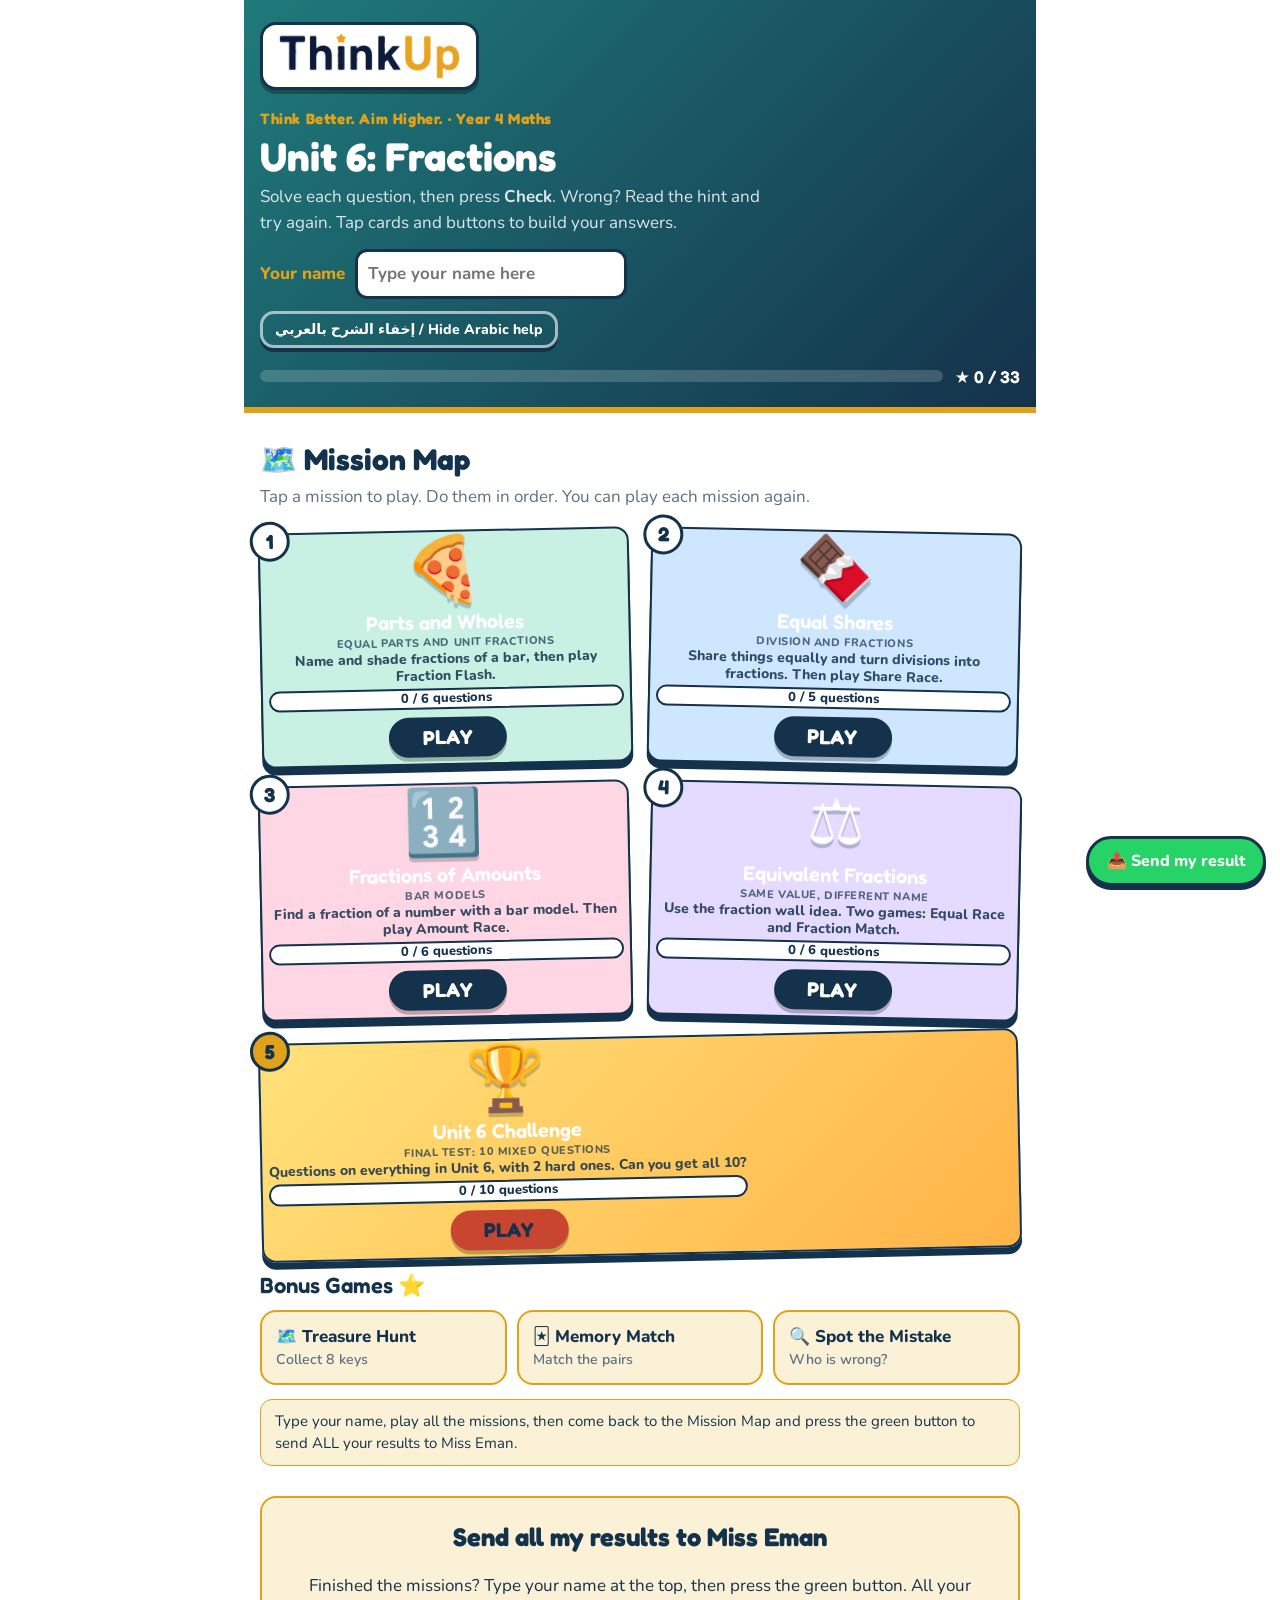
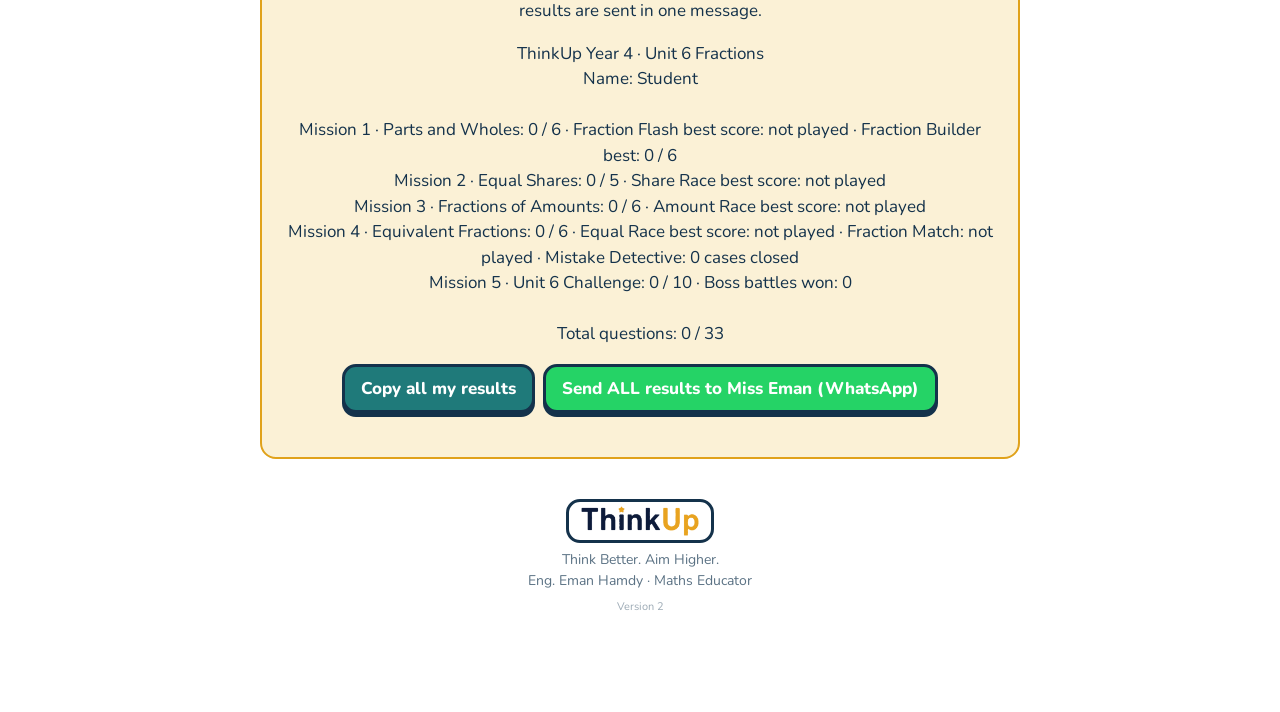
<file: index.html>
<!doctype html>
<html lang="en"><head><meta charset="utf-8"><meta name="viewport" content="width=device-width,initial-scale=1,viewport-fit=cover">
<title>ThinkUp Year 4 Unit 6 Fractions</title>
<link rel="stylesheet" href="https://fonts.googleapis.com/css2?family=Fredoka:wght@500;600;700&family=Nunito:wght@400;600;700;800&family=Noto+Sans+Arabic:wght@500;700&display=swap">
<link rel="stylesheet" href="style.css"><link rel="stylesheet" href="bonus.css"></head><body data-page="map">
<div class="wrap">
<header><div class="in">
  <div class="tulogo"><img alt="ThinkUp" src="logo.png"></div><div class="brand">Think Better. Aim Higher. · Year 4 Maths</div>
  <h1>Unit 6: Fractions</h1>
  <p>Solve each question, then press <b>Check</b>. Wrong? Read the hint and try again. Tap cards and buttons to build your answers.</p>
  <div class="namebox"><label for="nm">Your name</label><input type="text" id="nm" maxlength="30" placeholder="Type your name here" autocomplete="off"></div>
  <div class="artog"><button type="button" id="artog">إخفاء الشرح بالعربي / Hide Arabic help</button></div>
  <div class="prog"><div class="bar"><i id="barfill"></i></div><div class="score" id="score">★ 0 / 0</div></div>
</div></header>
<nav id="nav" aria-label="Sections"></nav>
<section class="bonusnav"><h2>Bonus Games ⭐</h2><div class="row"><a href="treasure.html">🗺️ Treasure Hunt<small>Collect 8 keys</small></a><a href="memory.html">🃏 Memory Match<small>Match the pairs</small></a><a href="mistake.html">🔍 Spot the Mistake<small>Who is wrong?</small></a></div></section>
<div class="note" id="savenote" hidden></div>
<section id="sec-games"><h2>Games <small>play and learn</small></h2><p class="sub">Move the hands yourself, race the clock and match the times.</p><div class="games" id="games"></div></section>
<main id="main"></main>
<div class="win" id="resultcard"><h2>Send all my results to Miss Eman</h2><p>Finished the missions? Type your name at the top, then press the green button. All your results are sent in one message.</p><p id="resulttext" style="white-space:pre-line"></p><button type="button" id="copyres">Copy all my results</button><a class="wa" id="wa" href="#" target="_blank" rel="noopener">Send ALL results to Miss Eman (WhatsApp)</a><div class="fb info" id="copyfb"></div></div>
<div class="tb" id="teacher" hidden><h2>Teacher board</h2><p class="hint">Only you can see this. It lists the children who opened the page signed in and played.</p><div class="tbl"><table id="ttab"><thead><tr><th>Name</th><th>Questions</th><th>Time Race best</th><th>Memory moves</th><th>Drag rounds</th><th>Updated</th></tr></thead><tbody></tbody></table></div></div>
<div class="win" id="win"><h2>Mission complete! ★</h2><p>You finished every question in this mission. Show your teacher this screen.</p></div>
<footer><div class="tfoot"><img alt="ThinkUp" src="logo.png"><div>Think Better. Aim Higher.<br>Eng. Eman Hamdy · Maths Educator</div></div></footer>
</div>

<script src="app.js"></script>
</body></html>
</file>
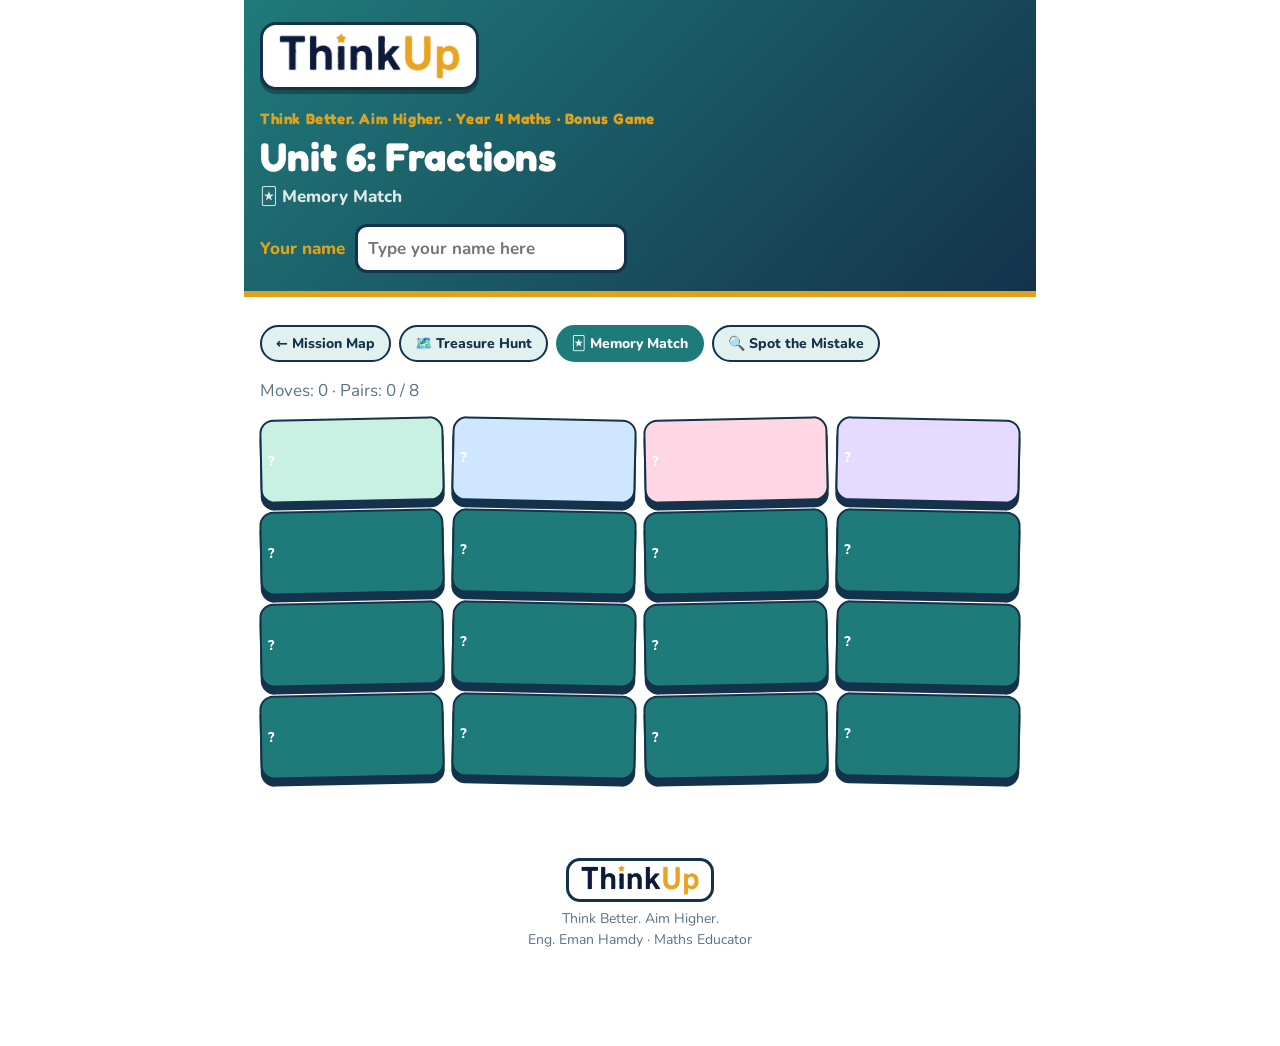
<file: memory.html>
<!doctype html>
<html lang="en"><head><meta charset="utf-8"><meta name="viewport" content="width=device-width,initial-scale=1,viewport-fit=cover">
<title>ThinkUp Year 4 Unit 6 Bonus Game</title>
<link rel="stylesheet" href="https://fonts.googleapis.com/css2?family=Fredoka:wght@500;600;700&family=Nunito:wght@400;600;700;800&family=Noto+Sans+Arabic:wght@500;700&display=swap">
<link rel="stylesheet" href="style.css"><link rel="stylesheet" href="bonus.css"></head><body data-bonus="memory">
<div class="wrap">
<header><div class="in">
  <div class="tulogo"><img alt="ThinkUp" src="logo.png"></div><div class="brand">Think Better. Aim Higher. · Year 4 Maths · Bonus Game</div>
  <h1 id="h1"></h1><p id="gname" style="font-weight:800;margin:4px 0"></p>
  <div class="namebox"><label for="nm">Your name</label><input type="text" id="nm" maxlength="30" placeholder="Type your name here" autocomplete="off"></div>
</div></header>
<div class="bn"><div id="app"></div></div>
<footer><div class="tfoot"><img alt="ThinkUp" src="logo.png"><div>Think Better. Aim Higher.<br>Eng. Eman Hamdy · Maths Educator</div></div></footer>
</div>
<script src="bonus-data.js"></script><script src="bonus.js"></script>
</body></html>
</file>
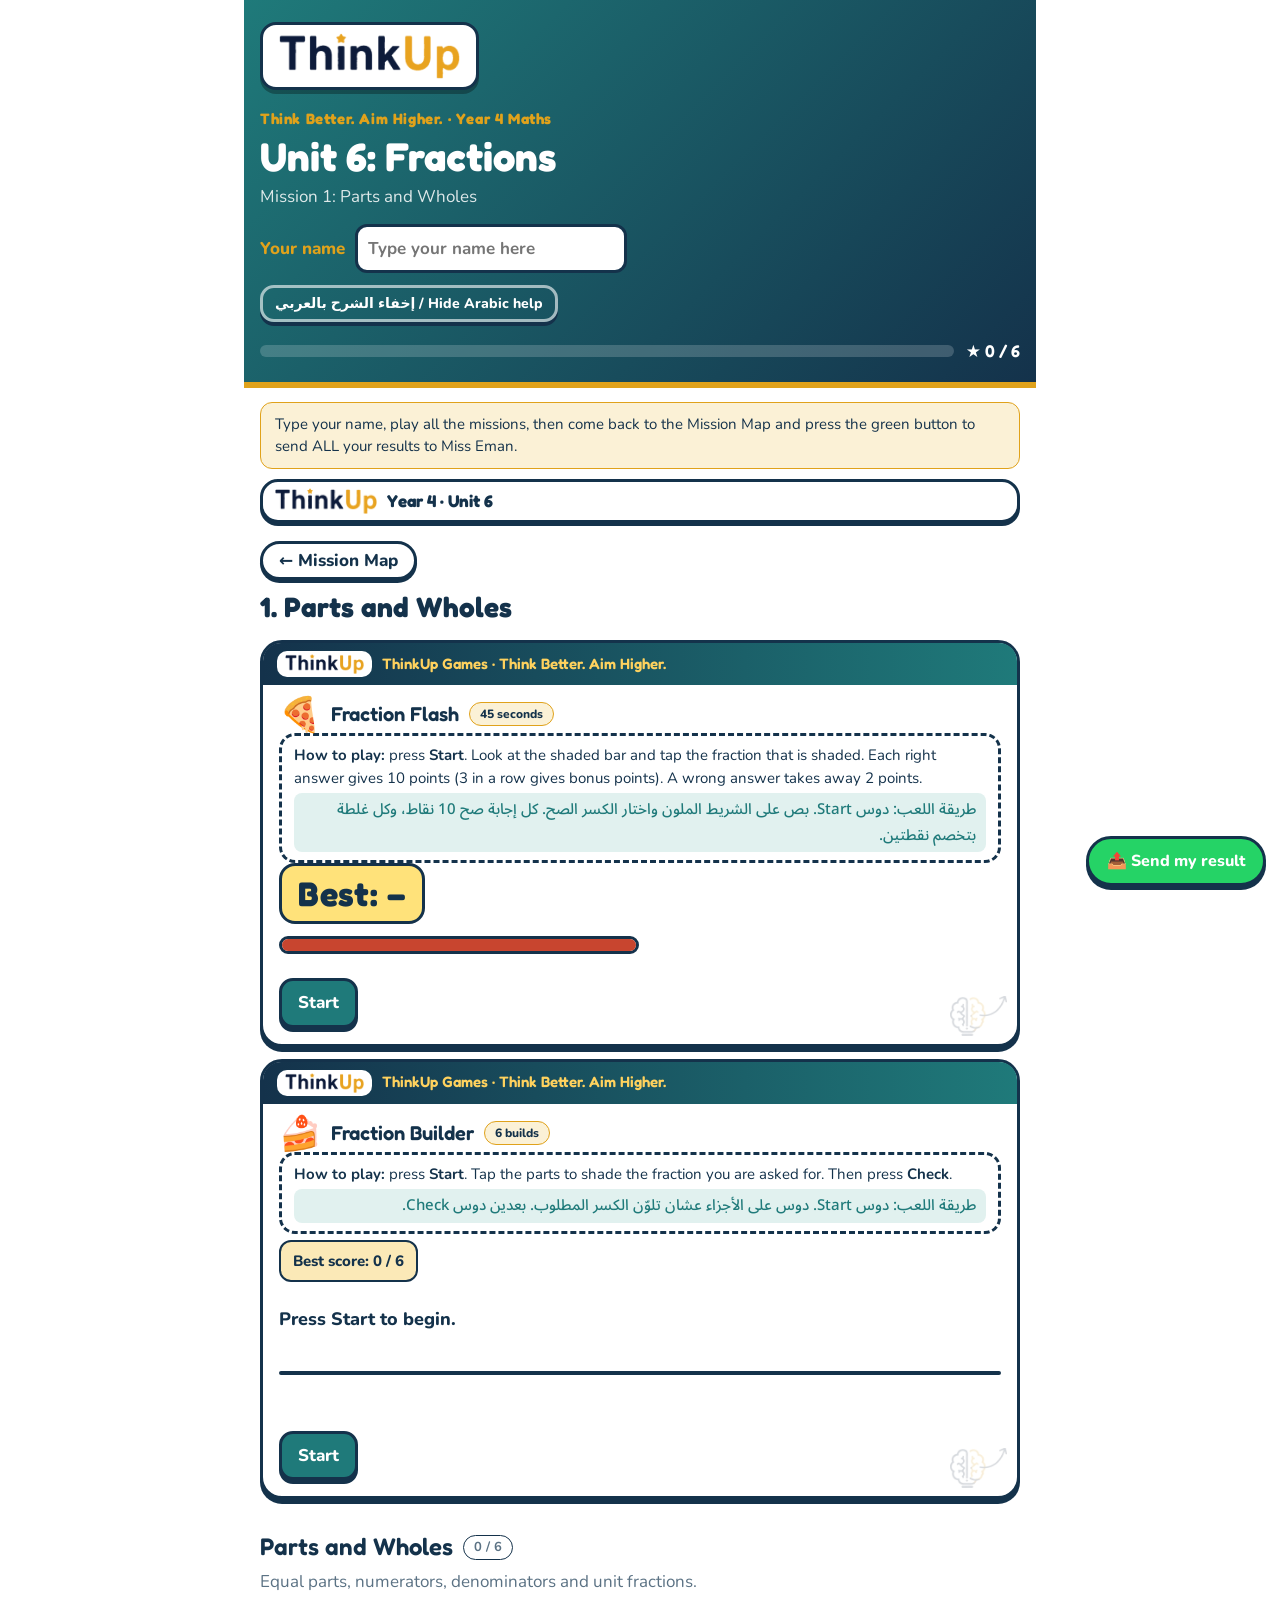
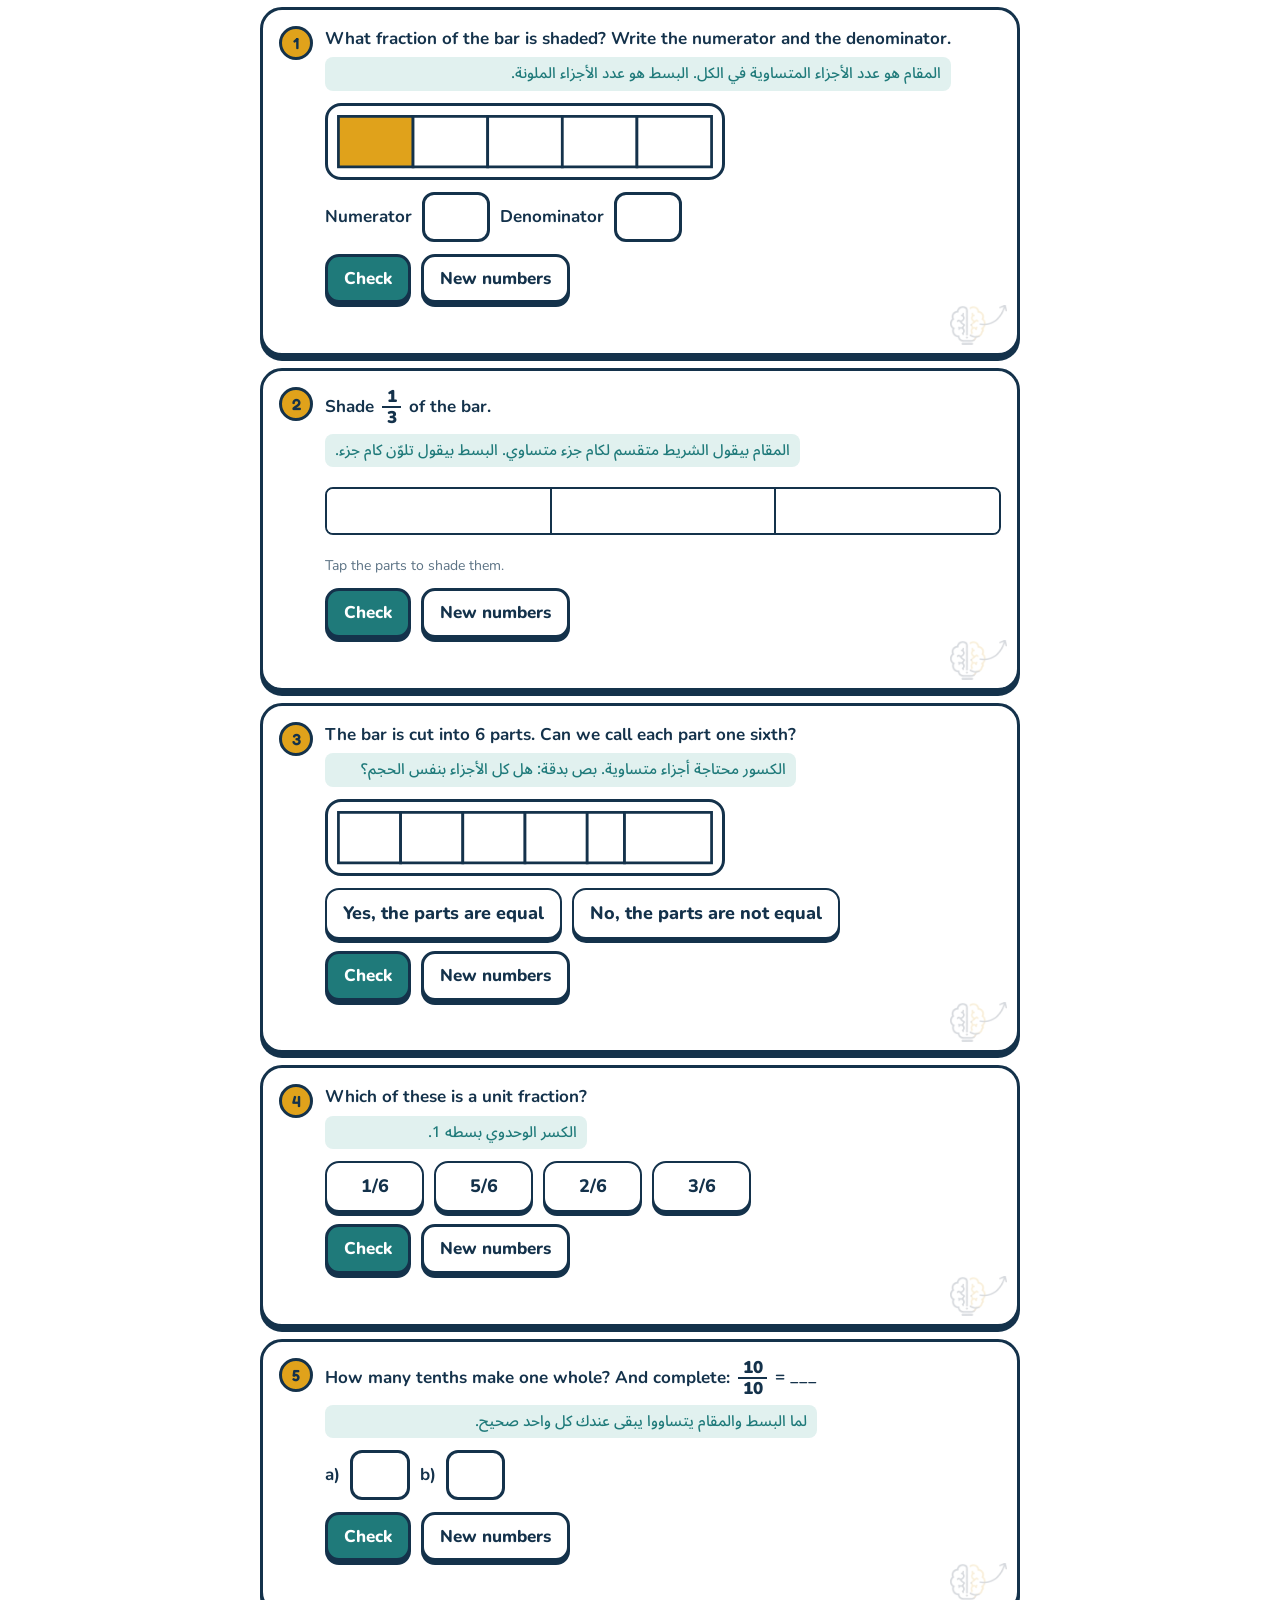
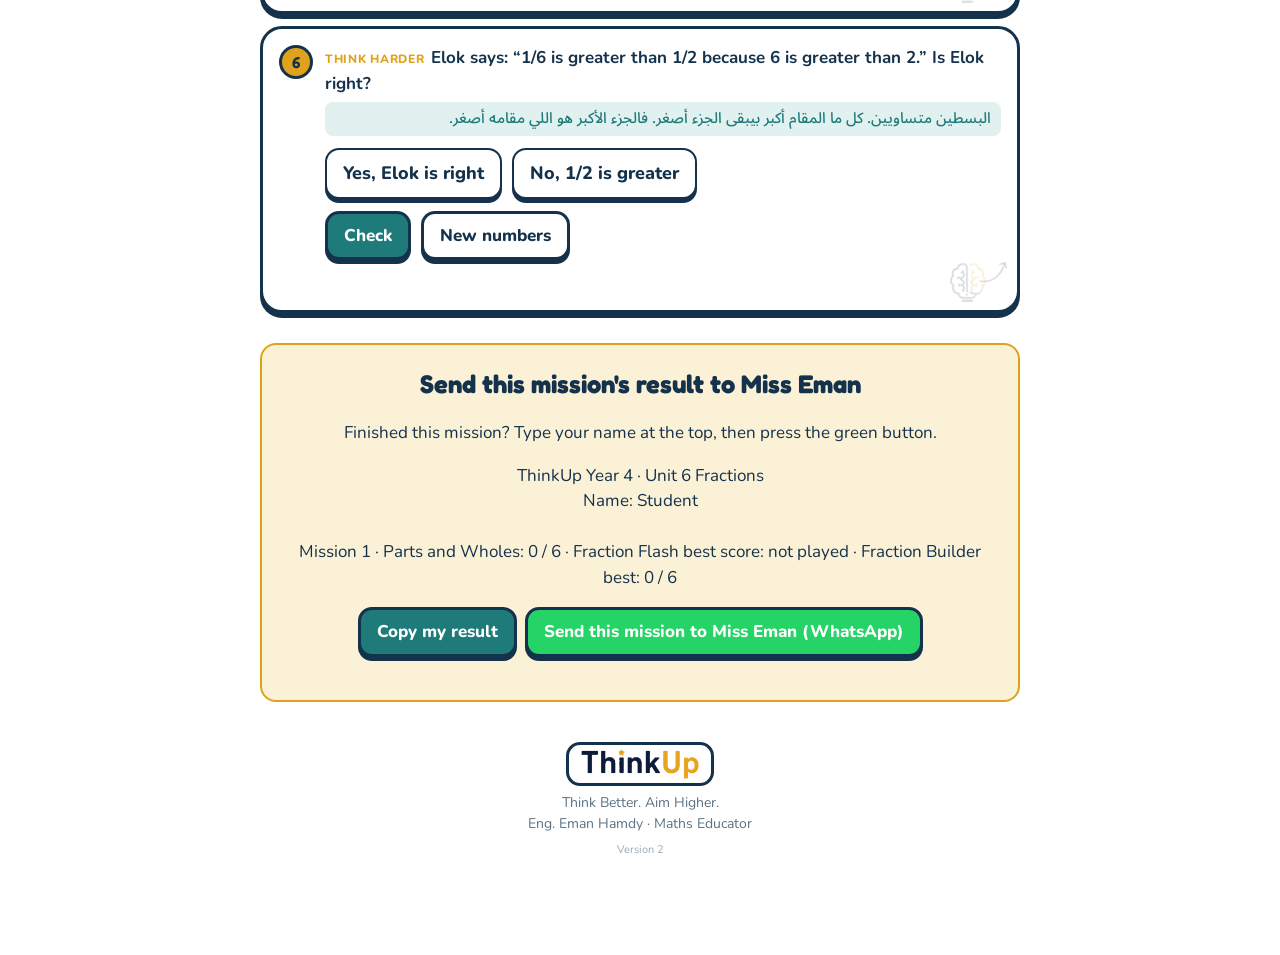
<file: mission-1.html>
<!doctype html>
<html lang="en"><head><meta charset="utf-8"><meta name="viewport" content="width=device-width,initial-scale=1,viewport-fit=cover">
<title>ThinkUp Year 4 Unit 6 Fractions</title>
<link rel="stylesheet" href="https://fonts.googleapis.com/css2?family=Fredoka:wght@500;600;700&family=Nunito:wght@400;600;700;800&family=Noto+Sans+Arabic:wght@500;700&display=swap">
<link rel="stylesheet" href="style.css"></head><body data-page="m1">
<div class="wrap">
<header><div class="in">
  <div class="tulogo"><img alt="ThinkUp" src="logo.png"></div><div class="brand">Think Better. Aim Higher. · Year 4 Maths</div>
  <h1>Unit 6: Fractions</h1>
  <p>Solve each question, then press <b>Check</b>. Wrong? Read the hint and try again. Tap cards and buttons to build your answers.</p>
  <div class="namebox"><label for="nm">Your name</label><input type="text" id="nm" maxlength="30" placeholder="Type your name here" autocomplete="off"></div>
  <div class="artog"><button type="button" id="artog">إخفاء الشرح بالعربي / Hide Arabic help</button></div>
  <div class="prog"><div class="bar"><i id="barfill"></i></div><div class="score" id="score">★ 0 / 0</div></div>
</div></header>
<nav id="nav" aria-label="Sections"></nav>
<div class="note" id="savenote" hidden></div>
<section id="sec-games"><h2>Games <small>play and learn</small></h2><p class="sub">Move the hands yourself, race the clock and match the times.</p><div class="games" id="games"></div></section>
<main id="main"></main>
<div class="win" id="resultcard"><h2>Send all my results to Miss Eman</h2><p>Finished the missions? Type your name at the top, then press the green button. All your results are sent in one message.</p><p id="resulttext" style="white-space:pre-line"></p><button type="button" id="copyres">Copy all my results</button><a class="wa" id="wa" href="#" target="_blank" rel="noopener">Send ALL results to Miss Eman (WhatsApp)</a><div class="fb info" id="copyfb"></div></div>
<div class="tb" id="teacher" hidden><h2>Teacher board</h2><p class="hint">Only you can see this. It lists the children who opened the page signed in and played.</p><div class="tbl"><table id="ttab"><thead><tr><th>Name</th><th>Questions</th><th>Time Race best</th><th>Memory moves</th><th>Drag rounds</th><th>Updated</th></tr></thead><tbody></tbody></table></div></div>
<div class="win" id="win"><h2>Mission complete! ★</h2><p>You finished every question in this mission. Show your teacher this screen.</p></div>
<footer><div class="tfoot"><img alt="ThinkUp" src="logo.png"><div>Think Better. Aim Higher.<br>Eng. Eman Hamdy · Maths Educator</div></div></footer>
</div>

<script src="app.js"></script>
</body></html>
</file>
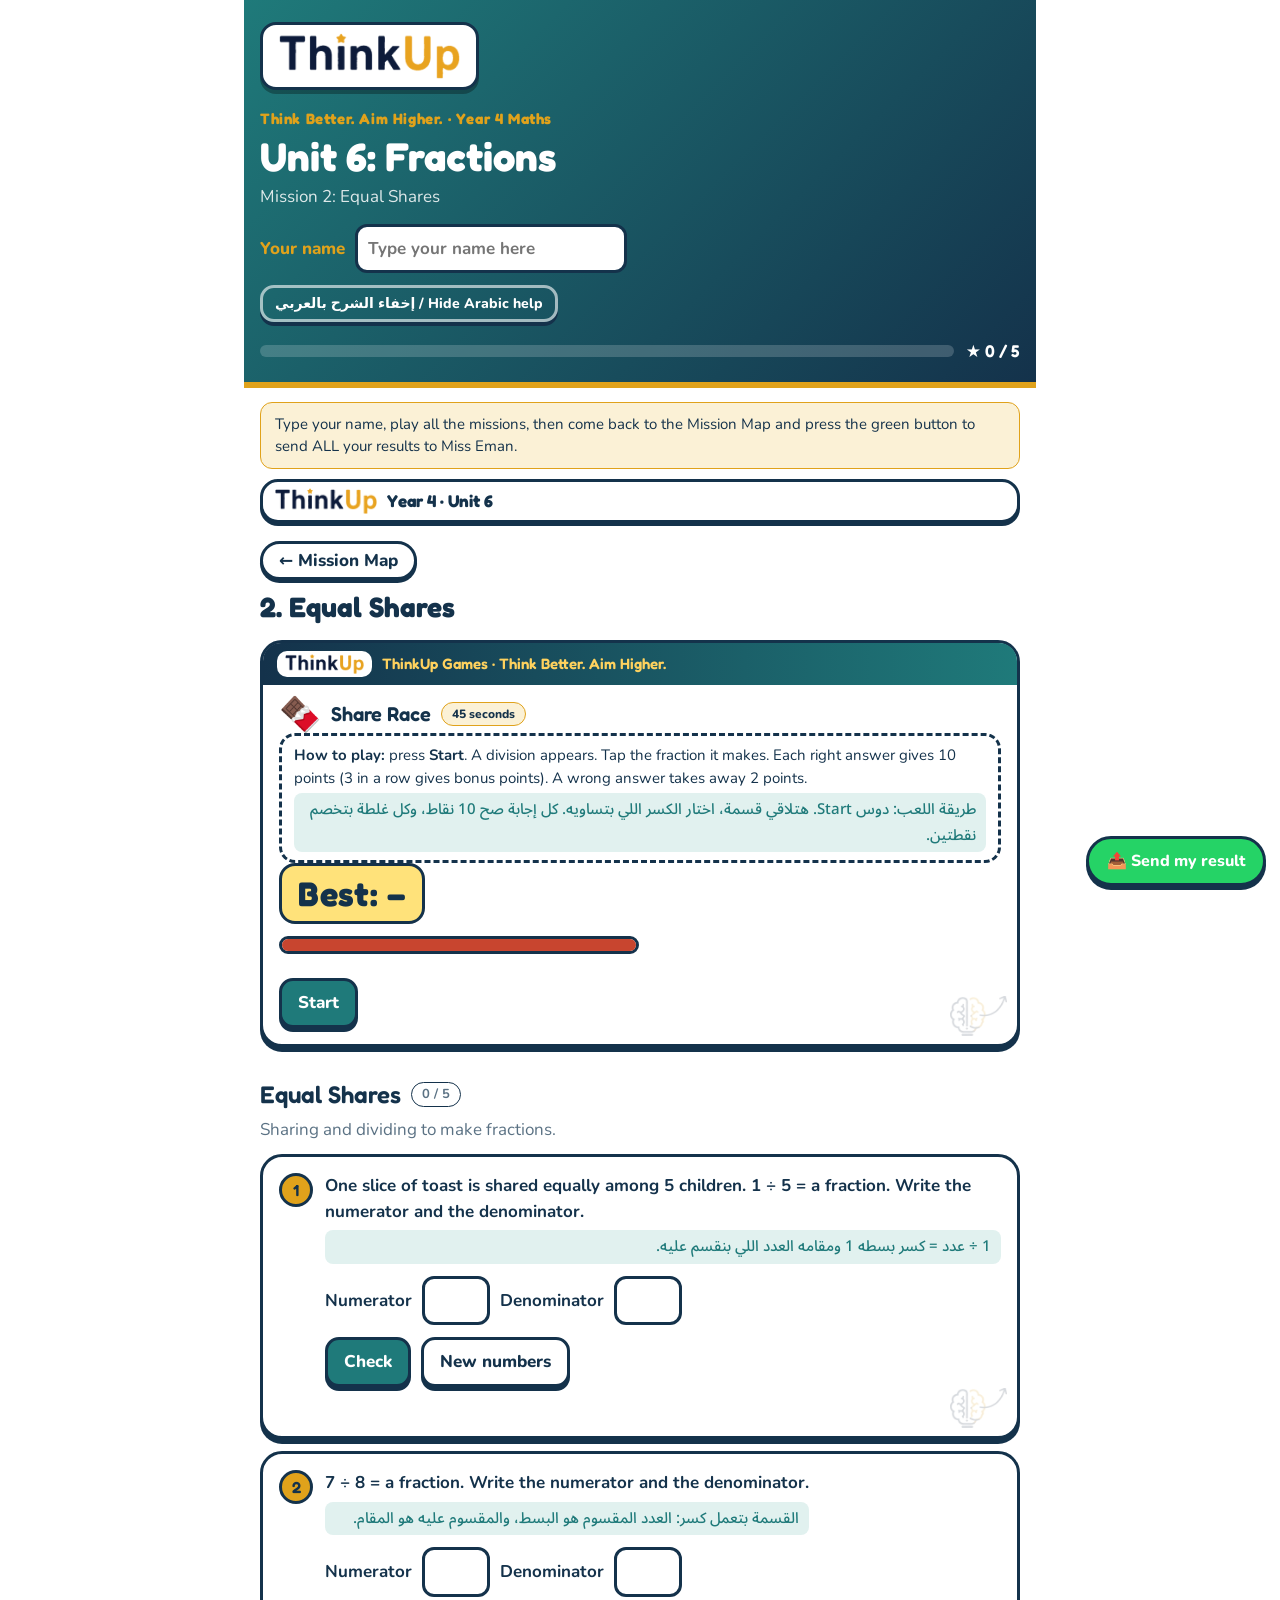
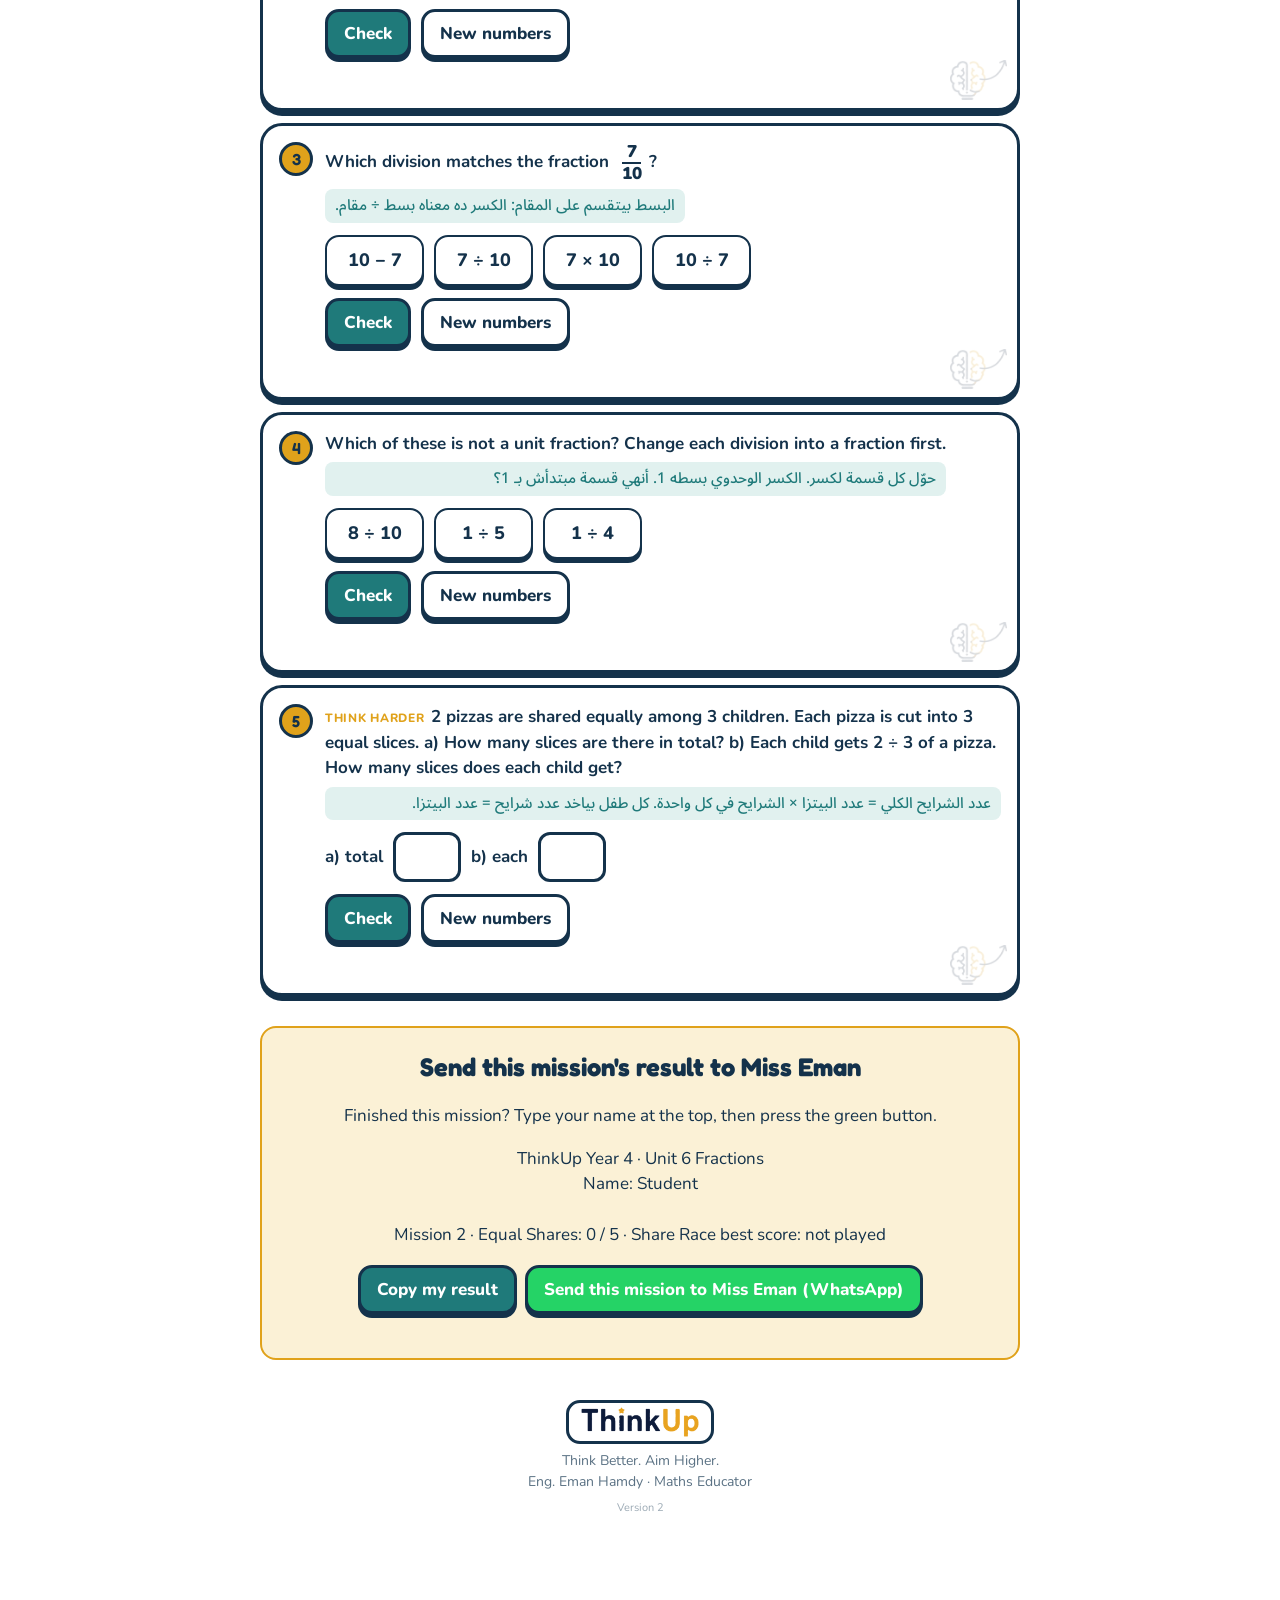
<file: mission-2.html>
<!doctype html>
<html lang="en"><head><meta charset="utf-8"><meta name="viewport" content="width=device-width,initial-scale=1,viewport-fit=cover">
<title>ThinkUp Year 4 Unit 6 Fractions</title>
<link rel="stylesheet" href="https://fonts.googleapis.com/css2?family=Fredoka:wght@500;600;700&family=Nunito:wght@400;600;700;800&family=Noto+Sans+Arabic:wght@500;700&display=swap">
<link rel="stylesheet" href="style.css"></head><body data-page="m2">
<div class="wrap">
<header><div class="in">
  <div class="tulogo"><img alt="ThinkUp" src="logo.png"></div><div class="brand">Think Better. Aim Higher. · Year 4 Maths</div>
  <h1>Unit 6: Fractions</h1>
  <p>Solve each question, then press <b>Check</b>. Wrong? Read the hint and try again. Tap cards and buttons to build your answers.</p>
  <div class="namebox"><label for="nm">Your name</label><input type="text" id="nm" maxlength="30" placeholder="Type your name here" autocomplete="off"></div>
  <div class="artog"><button type="button" id="artog">إخفاء الشرح بالعربي / Hide Arabic help</button></div>
  <div class="prog"><div class="bar"><i id="barfill"></i></div><div class="score" id="score">★ 0 / 0</div></div>
</div></header>
<nav id="nav" aria-label="Sections"></nav>
<div class="note" id="savenote" hidden></div>
<section id="sec-games"><h2>Games <small>play and learn</small></h2><p class="sub">Move the hands yourself, race the clock and match the times.</p><div class="games" id="games"></div></section>
<main id="main"></main>
<div class="win" id="resultcard"><h2>Send all my results to Miss Eman</h2><p>Finished the missions? Type your name at the top, then press the green button. All your results are sent in one message.</p><p id="resulttext" style="white-space:pre-line"></p><button type="button" id="copyres">Copy all my results</button><a class="wa" id="wa" href="#" target="_blank" rel="noopener">Send ALL results to Miss Eman (WhatsApp)</a><div class="fb info" id="copyfb"></div></div>
<div class="tb" id="teacher" hidden><h2>Teacher board</h2><p class="hint">Only you can see this. It lists the children who opened the page signed in and played.</p><div class="tbl"><table id="ttab"><thead><tr><th>Name</th><th>Questions</th><th>Time Race best</th><th>Memory moves</th><th>Drag rounds</th><th>Updated</th></tr></thead><tbody></tbody></table></div></div>
<div class="win" id="win"><h2>Mission complete! ★</h2><p>You finished every question in this mission. Show your teacher this screen.</p></div>
<footer><div class="tfoot"><img alt="ThinkUp" src="logo.png"><div>Think Better. Aim Higher.<br>Eng. Eman Hamdy · Maths Educator</div></div></footer>
</div>

<script src="app.js"></script>
</body></html>
</file>
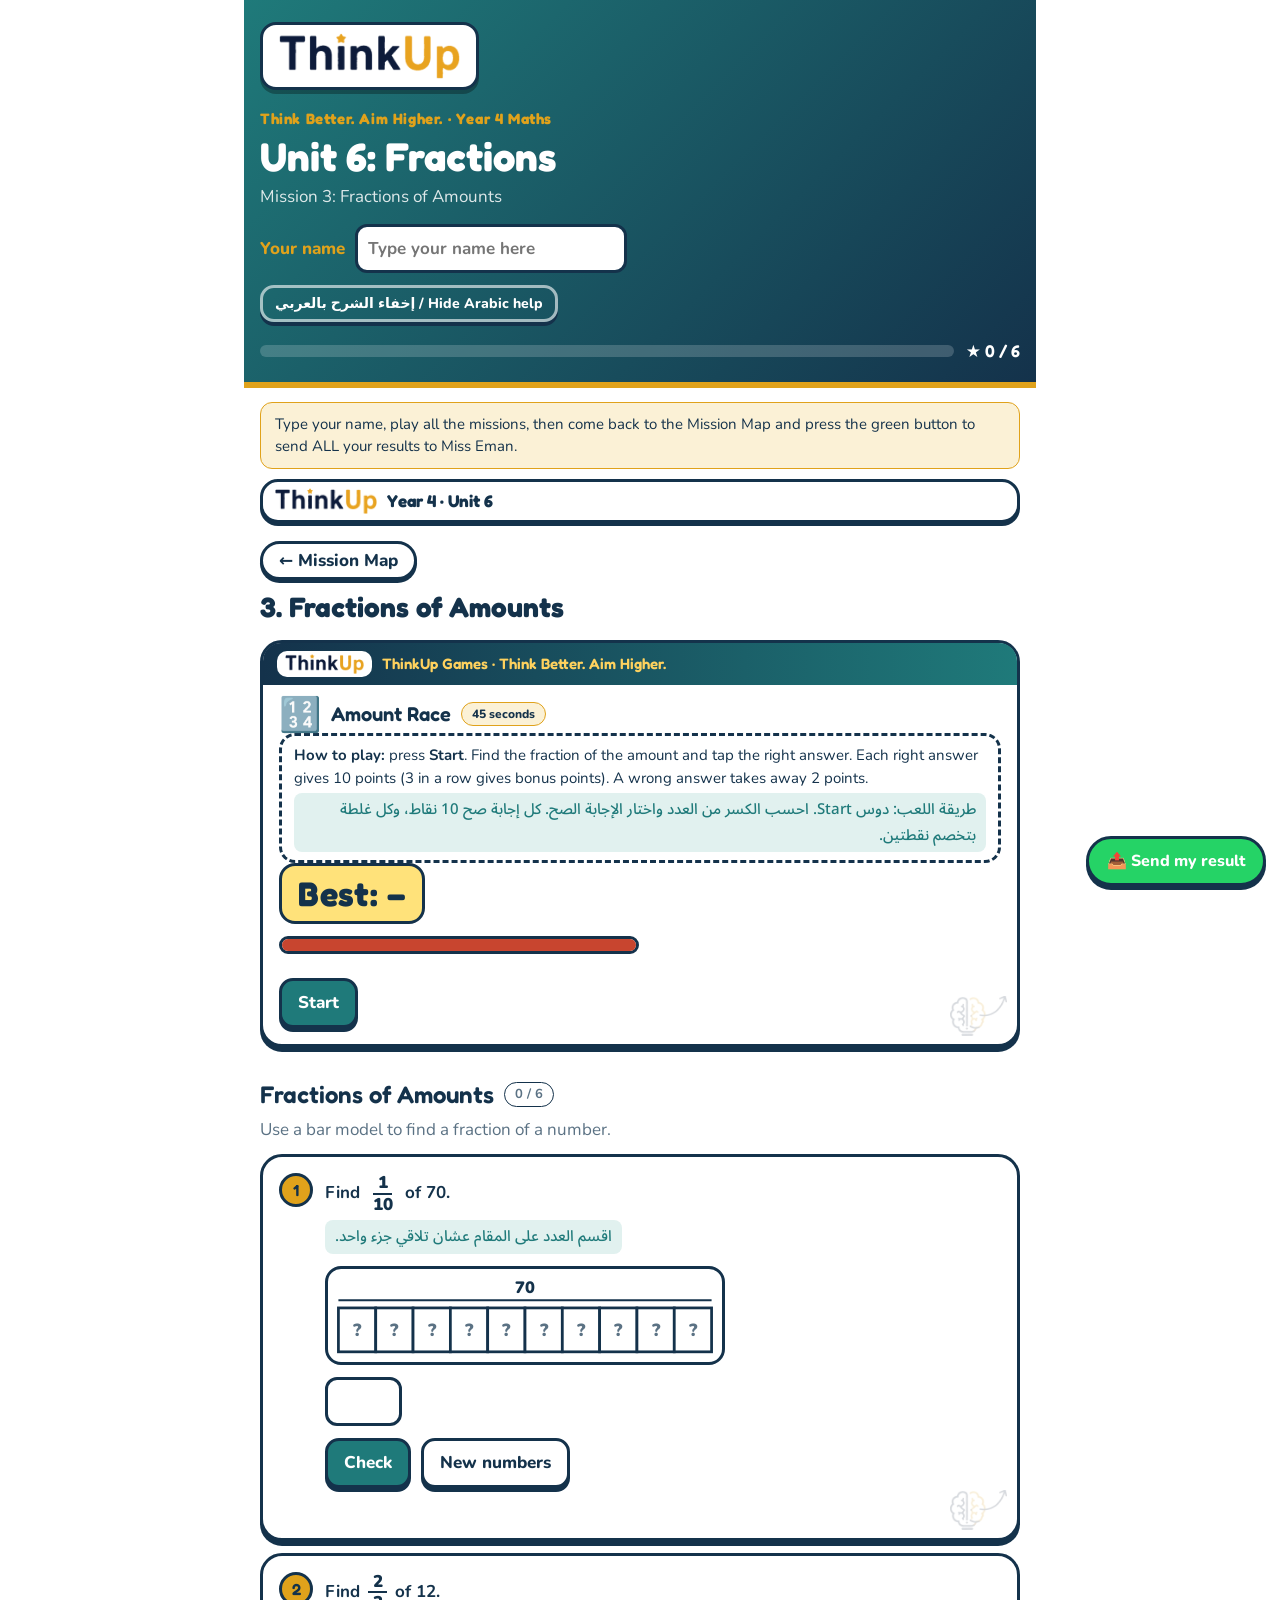
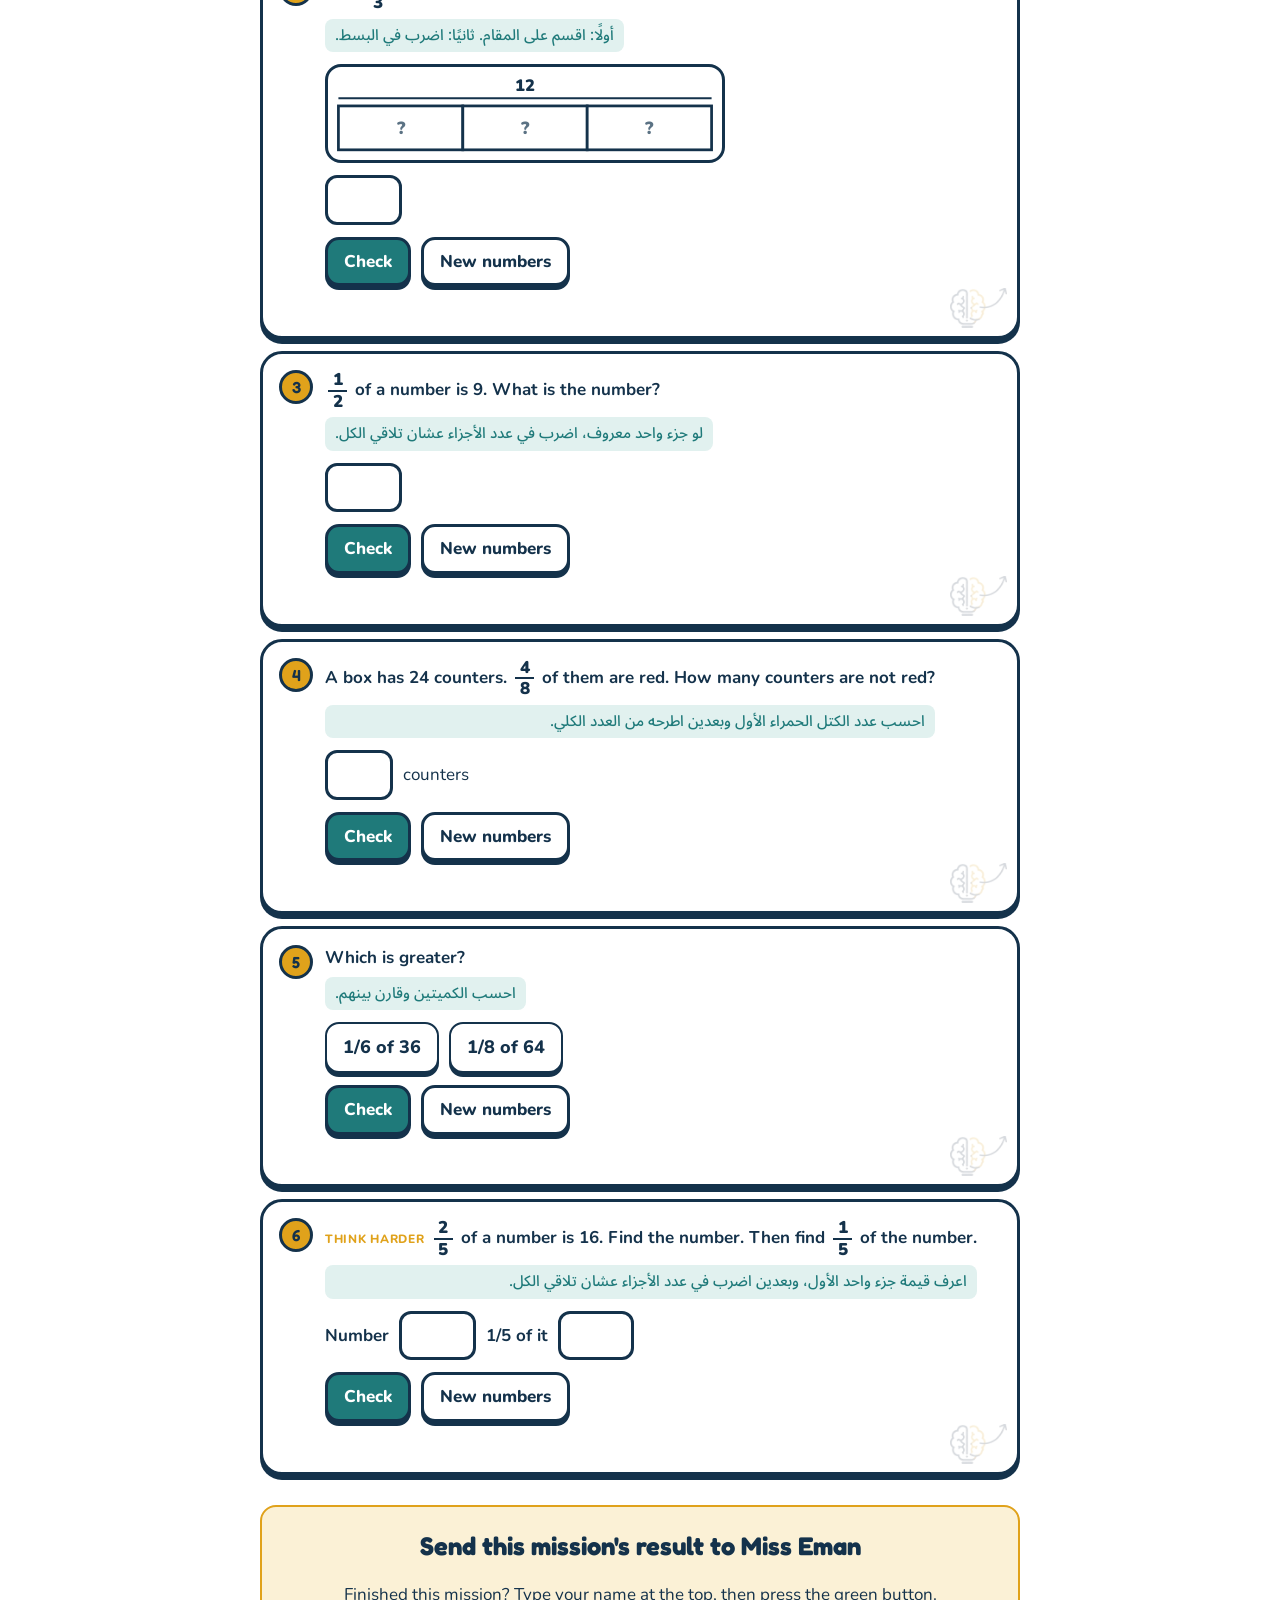
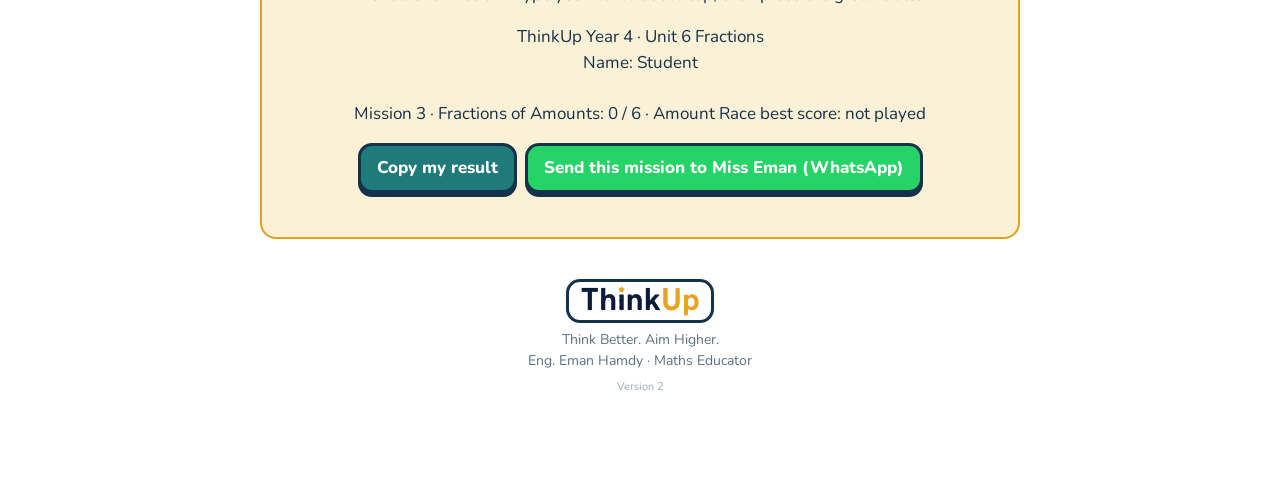
<file: mission-3.html>
<!doctype html>
<html lang="en"><head><meta charset="utf-8"><meta name="viewport" content="width=device-width,initial-scale=1,viewport-fit=cover">
<title>ThinkUp Year 4 Unit 6 Fractions</title>
<link rel="stylesheet" href="https://fonts.googleapis.com/css2?family=Fredoka:wght@500;600;700&family=Nunito:wght@400;600;700;800&family=Noto+Sans+Arabic:wght@500;700&display=swap">
<link rel="stylesheet" href="style.css"></head><body data-page="m3">
<div class="wrap">
<header><div class="in">
  <div class="tulogo"><img alt="ThinkUp" src="logo.png"></div><div class="brand">Think Better. Aim Higher. · Year 4 Maths</div>
  <h1>Unit 6: Fractions</h1>
  <p>Solve each question, then press <b>Check</b>. Wrong? Read the hint and try again. Tap cards and buttons to build your answers.</p>
  <div class="namebox"><label for="nm">Your name</label><input type="text" id="nm" maxlength="30" placeholder="Type your name here" autocomplete="off"></div>
  <div class="artog"><button type="button" id="artog">إخفاء الشرح بالعربي / Hide Arabic help</button></div>
  <div class="prog"><div class="bar"><i id="barfill"></i></div><div class="score" id="score">★ 0 / 0</div></div>
</div></header>
<nav id="nav" aria-label="Sections"></nav>
<div class="note" id="savenote" hidden></div>
<section id="sec-games"><h2>Games <small>play and learn</small></h2><p class="sub">Move the hands yourself, race the clock and match the times.</p><div class="games" id="games"></div></section>
<main id="main"></main>
<div class="win" id="resultcard"><h2>Send all my results to Miss Eman</h2><p>Finished the missions? Type your name at the top, then press the green button. All your results are sent in one message.</p><p id="resulttext" style="white-space:pre-line"></p><button type="button" id="copyres">Copy all my results</button><a class="wa" id="wa" href="#" target="_blank" rel="noopener">Send ALL results to Miss Eman (WhatsApp)</a><div class="fb info" id="copyfb"></div></div>
<div class="tb" id="teacher" hidden><h2>Teacher board</h2><p class="hint">Only you can see this. It lists the children who opened the page signed in and played.</p><div class="tbl"><table id="ttab"><thead><tr><th>Name</th><th>Questions</th><th>Time Race best</th><th>Memory moves</th><th>Drag rounds</th><th>Updated</th></tr></thead><tbody></tbody></table></div></div>
<div class="win" id="win"><h2>Mission complete! ★</h2><p>You finished every question in this mission. Show your teacher this screen.</p></div>
<footer><div class="tfoot"><img alt="ThinkUp" src="logo.png"><div>Think Better. Aim Higher.<br>Eng. Eman Hamdy · Maths Educator</div></div></footer>
</div>

<script src="app.js"></script>
</body></html>
</file>
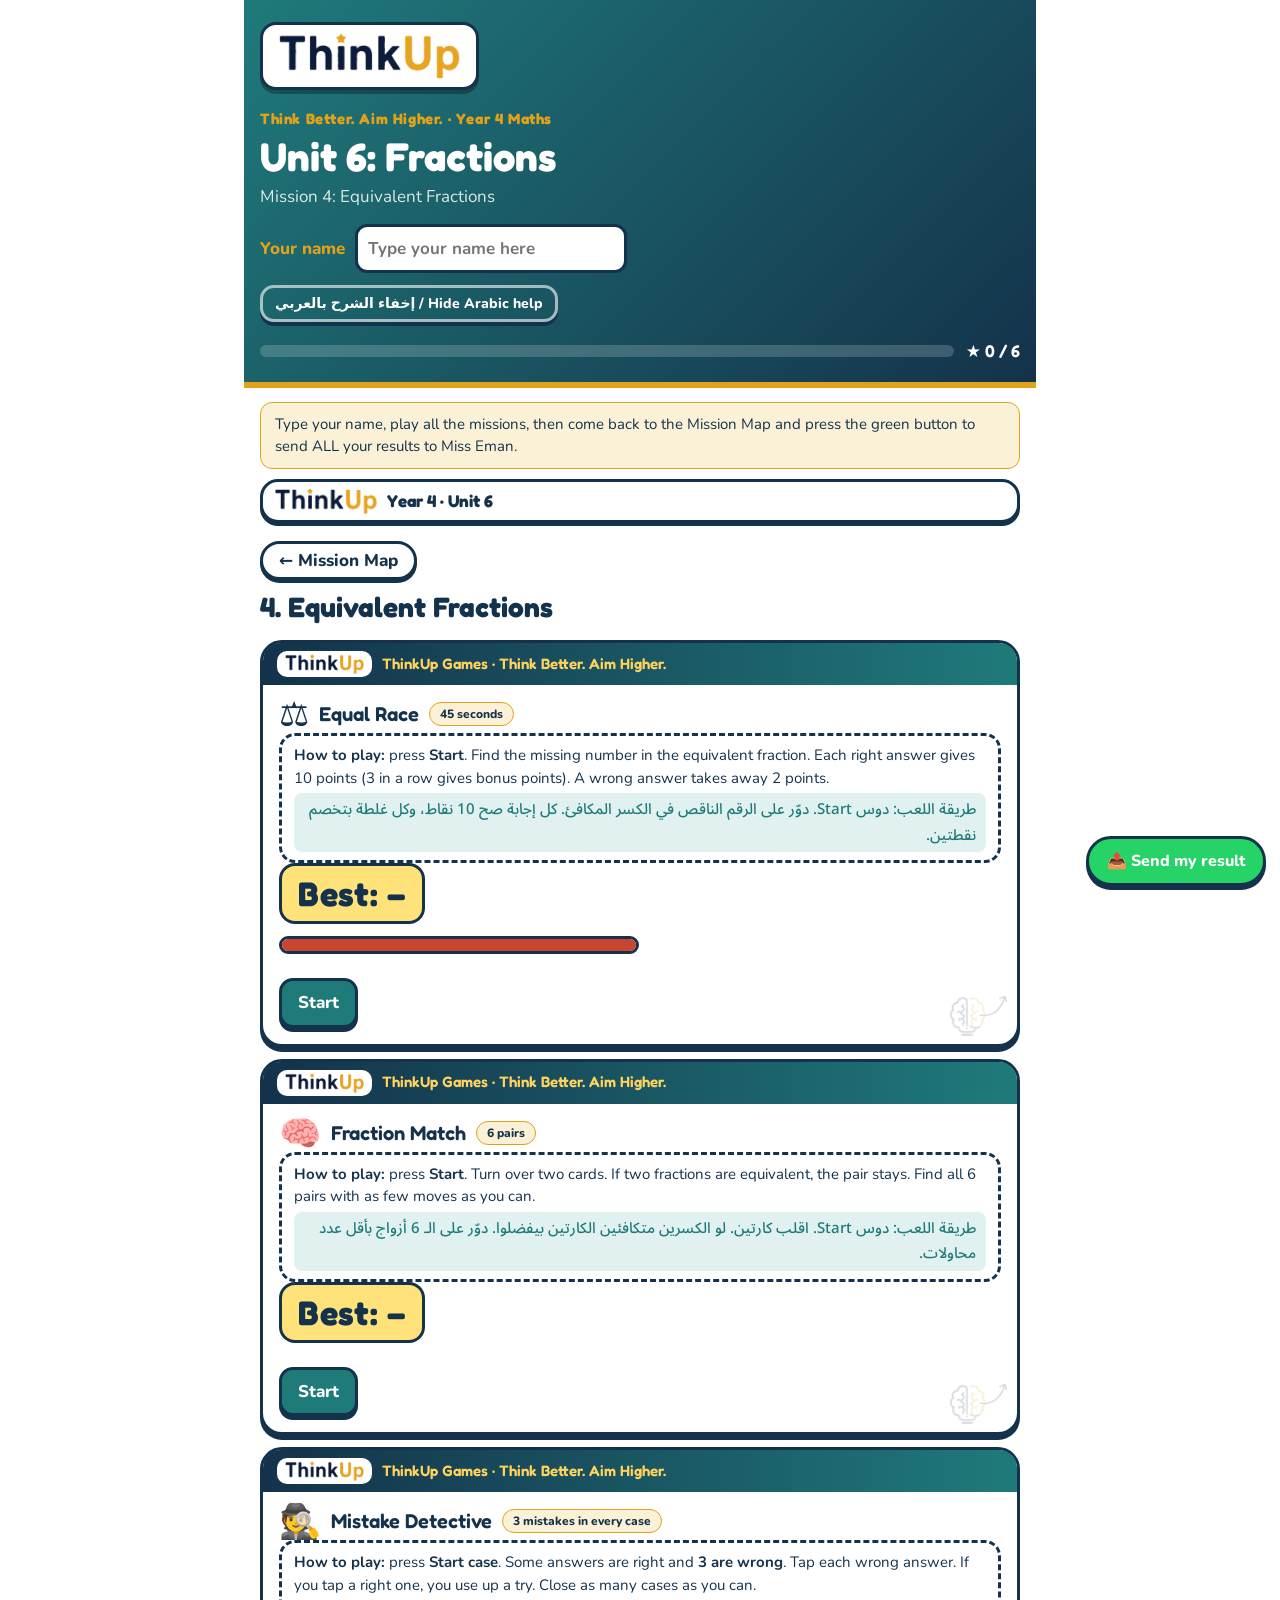
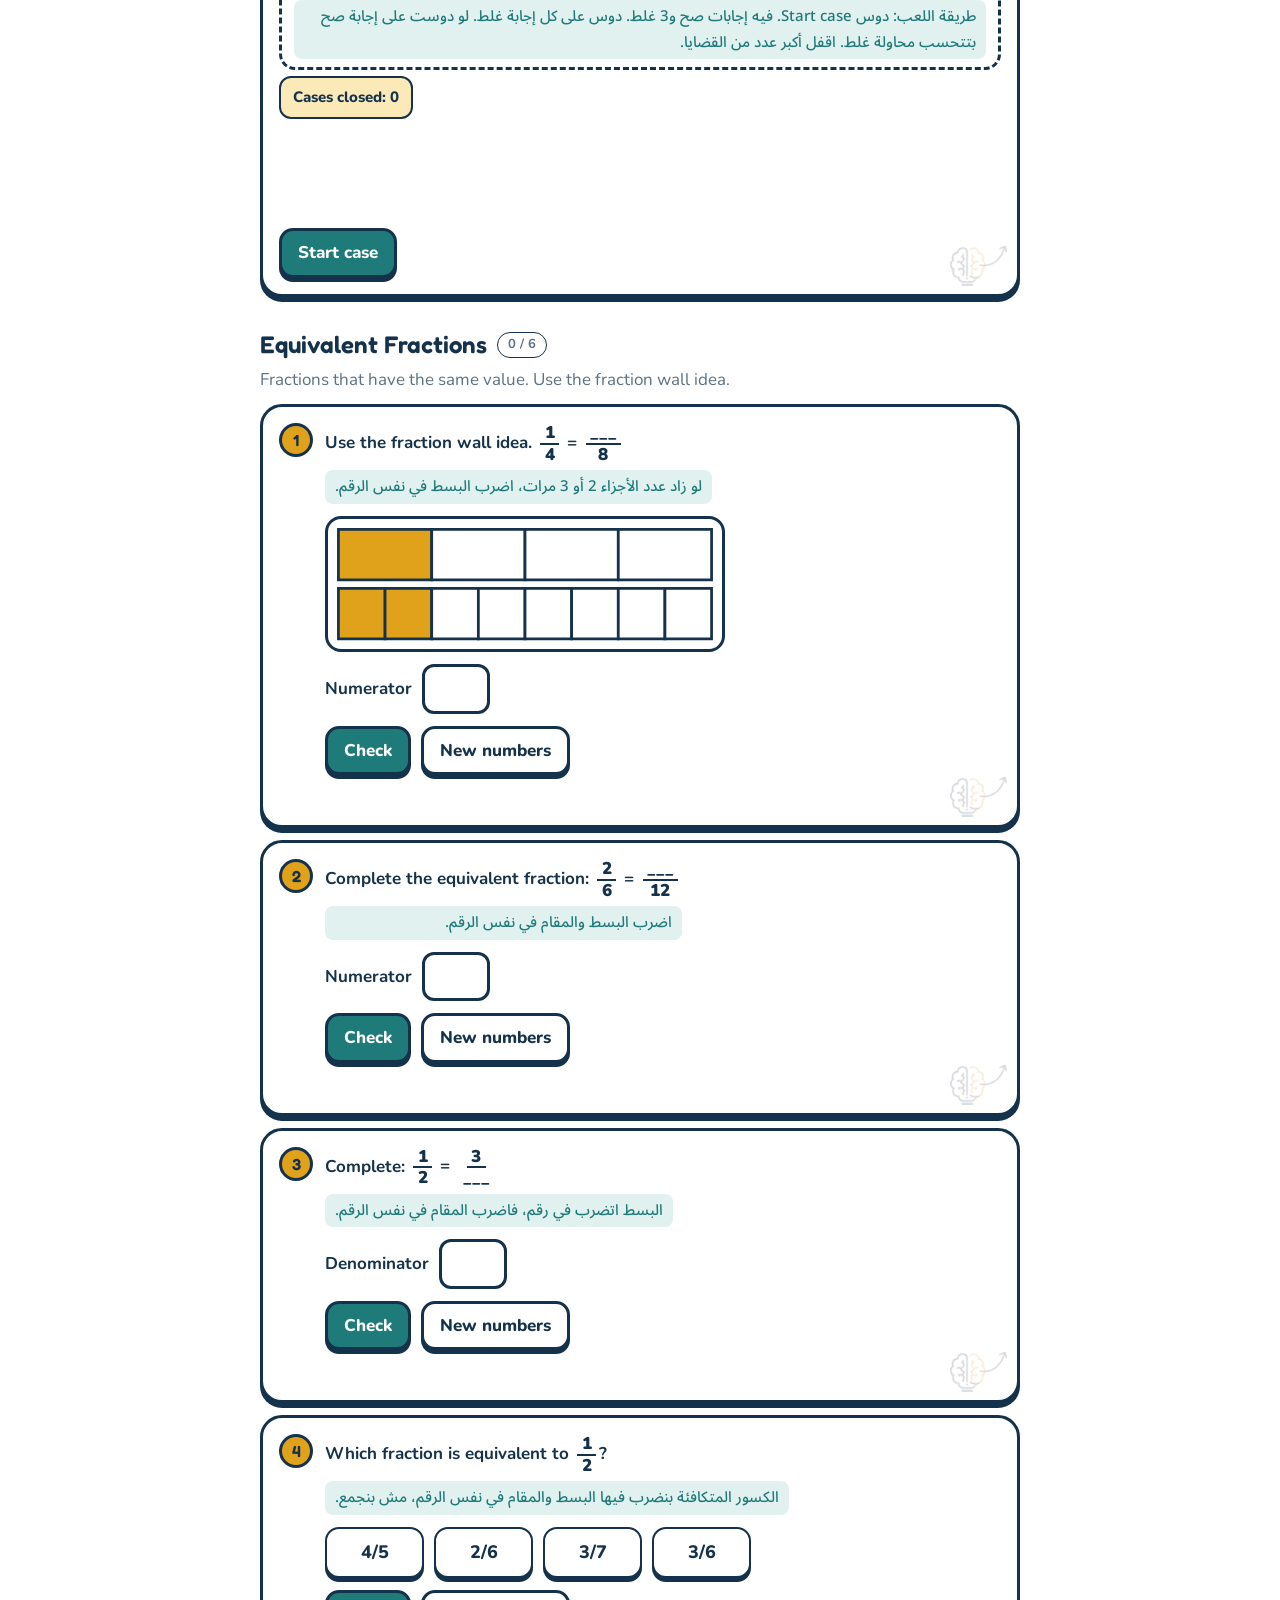
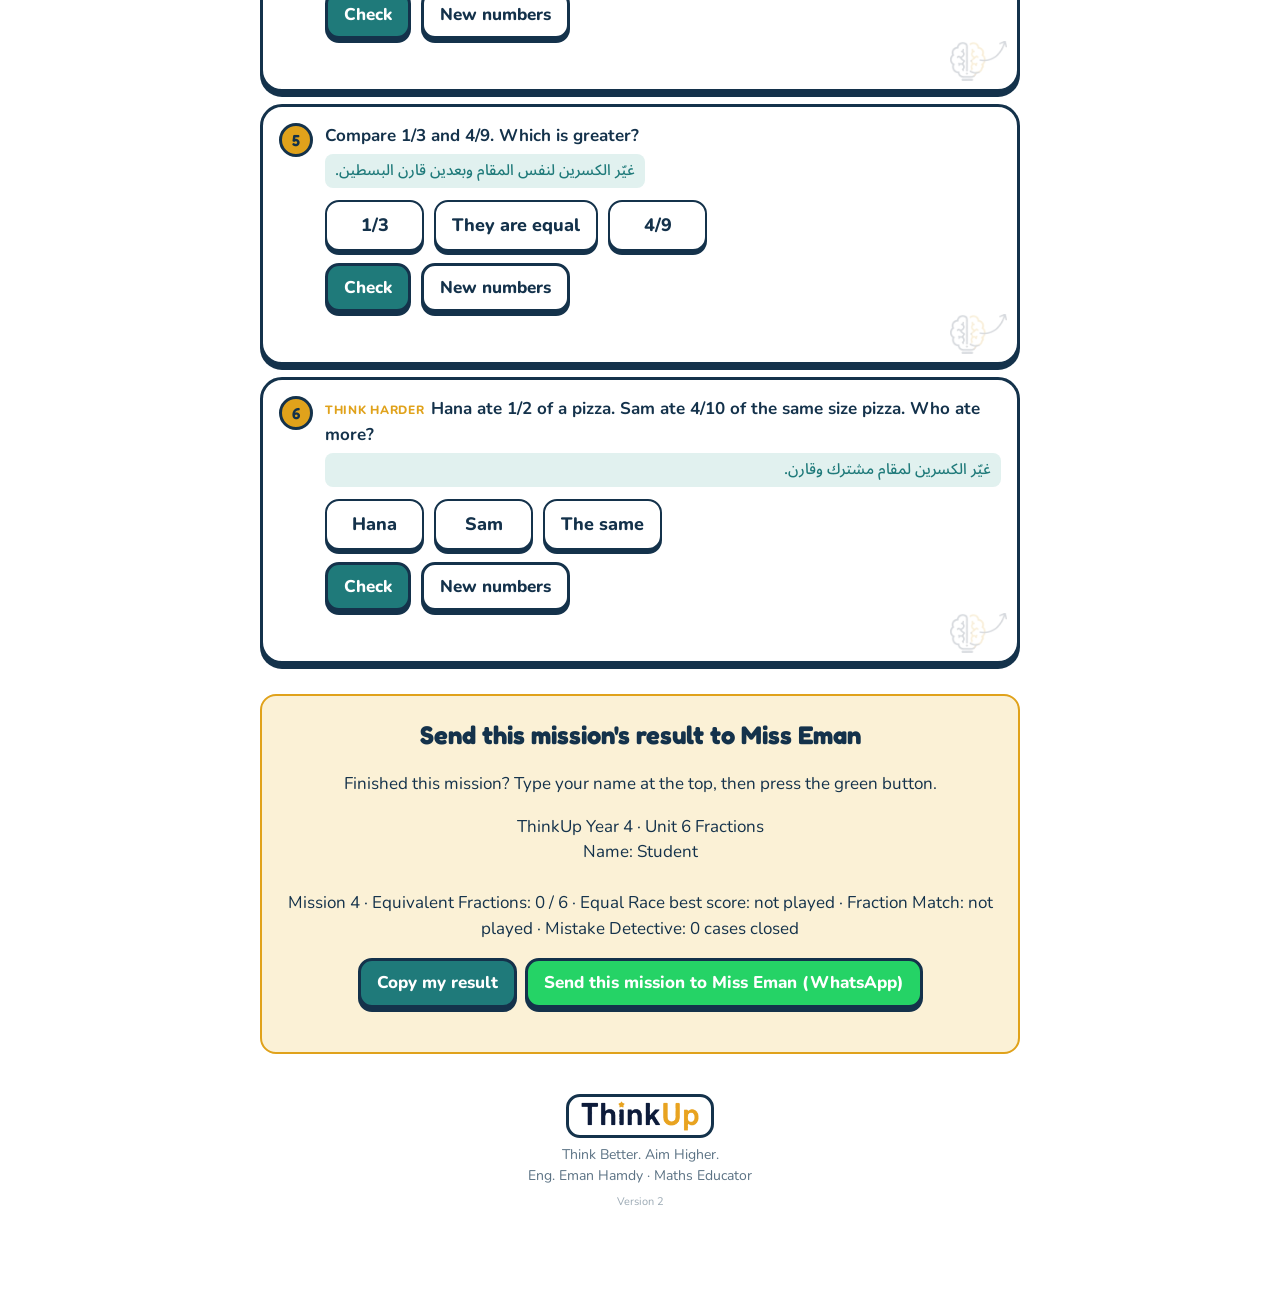
<file: mission-4.html>
<!doctype html>
<html lang="en"><head><meta charset="utf-8"><meta name="viewport" content="width=device-width,initial-scale=1,viewport-fit=cover">
<title>ThinkUp Year 4 Unit 6 Fractions</title>
<link rel="stylesheet" href="https://fonts.googleapis.com/css2?family=Fredoka:wght@500;600;700&family=Nunito:wght@400;600;700;800&family=Noto+Sans+Arabic:wght@500;700&display=swap">
<link rel="stylesheet" href="style.css"></head><body data-page="m4">
<div class="wrap">
<header><div class="in">
  <div class="tulogo"><img alt="ThinkUp" src="logo.png"></div><div class="brand">Think Better. Aim Higher. · Year 4 Maths</div>
  <h1>Unit 6: Fractions</h1>
  <p>Solve each question, then press <b>Check</b>. Wrong? Read the hint and try again. Tap cards and buttons to build your answers.</p>
  <div class="namebox"><label for="nm">Your name</label><input type="text" id="nm" maxlength="30" placeholder="Type your name here" autocomplete="off"></div>
  <div class="artog"><button type="button" id="artog">إخفاء الشرح بالعربي / Hide Arabic help</button></div>
  <div class="prog"><div class="bar"><i id="barfill"></i></div><div class="score" id="score">★ 0 / 0</div></div>
</div></header>
<nav id="nav" aria-label="Sections"></nav>
<div class="note" id="savenote" hidden></div>
<section id="sec-games"><h2>Games <small>play and learn</small></h2><p class="sub">Move the hands yourself, race the clock and match the times.</p><div class="games" id="games"></div></section>
<main id="main"></main>
<div class="win" id="resultcard"><h2>Send all my results to Miss Eman</h2><p>Finished the missions? Type your name at the top, then press the green button. All your results are sent in one message.</p><p id="resulttext" style="white-space:pre-line"></p><button type="button" id="copyres">Copy all my results</button><a class="wa" id="wa" href="#" target="_blank" rel="noopener">Send ALL results to Miss Eman (WhatsApp)</a><div class="fb info" id="copyfb"></div></div>
<div class="tb" id="teacher" hidden><h2>Teacher board</h2><p class="hint">Only you can see this. It lists the children who opened the page signed in and played.</p><div class="tbl"><table id="ttab"><thead><tr><th>Name</th><th>Questions</th><th>Time Race best</th><th>Memory moves</th><th>Drag rounds</th><th>Updated</th></tr></thead><tbody></tbody></table></div></div>
<div class="win" id="win"><h2>Mission complete! ★</h2><p>You finished every question in this mission. Show your teacher this screen.</p></div>
<footer><div class="tfoot"><img alt="ThinkUp" src="logo.png"><div>Think Better. Aim Higher.<br>Eng. Eman Hamdy · Maths Educator</div></div></footer>
</div>

<script src="app.js"></script>
</body></html>
</file>
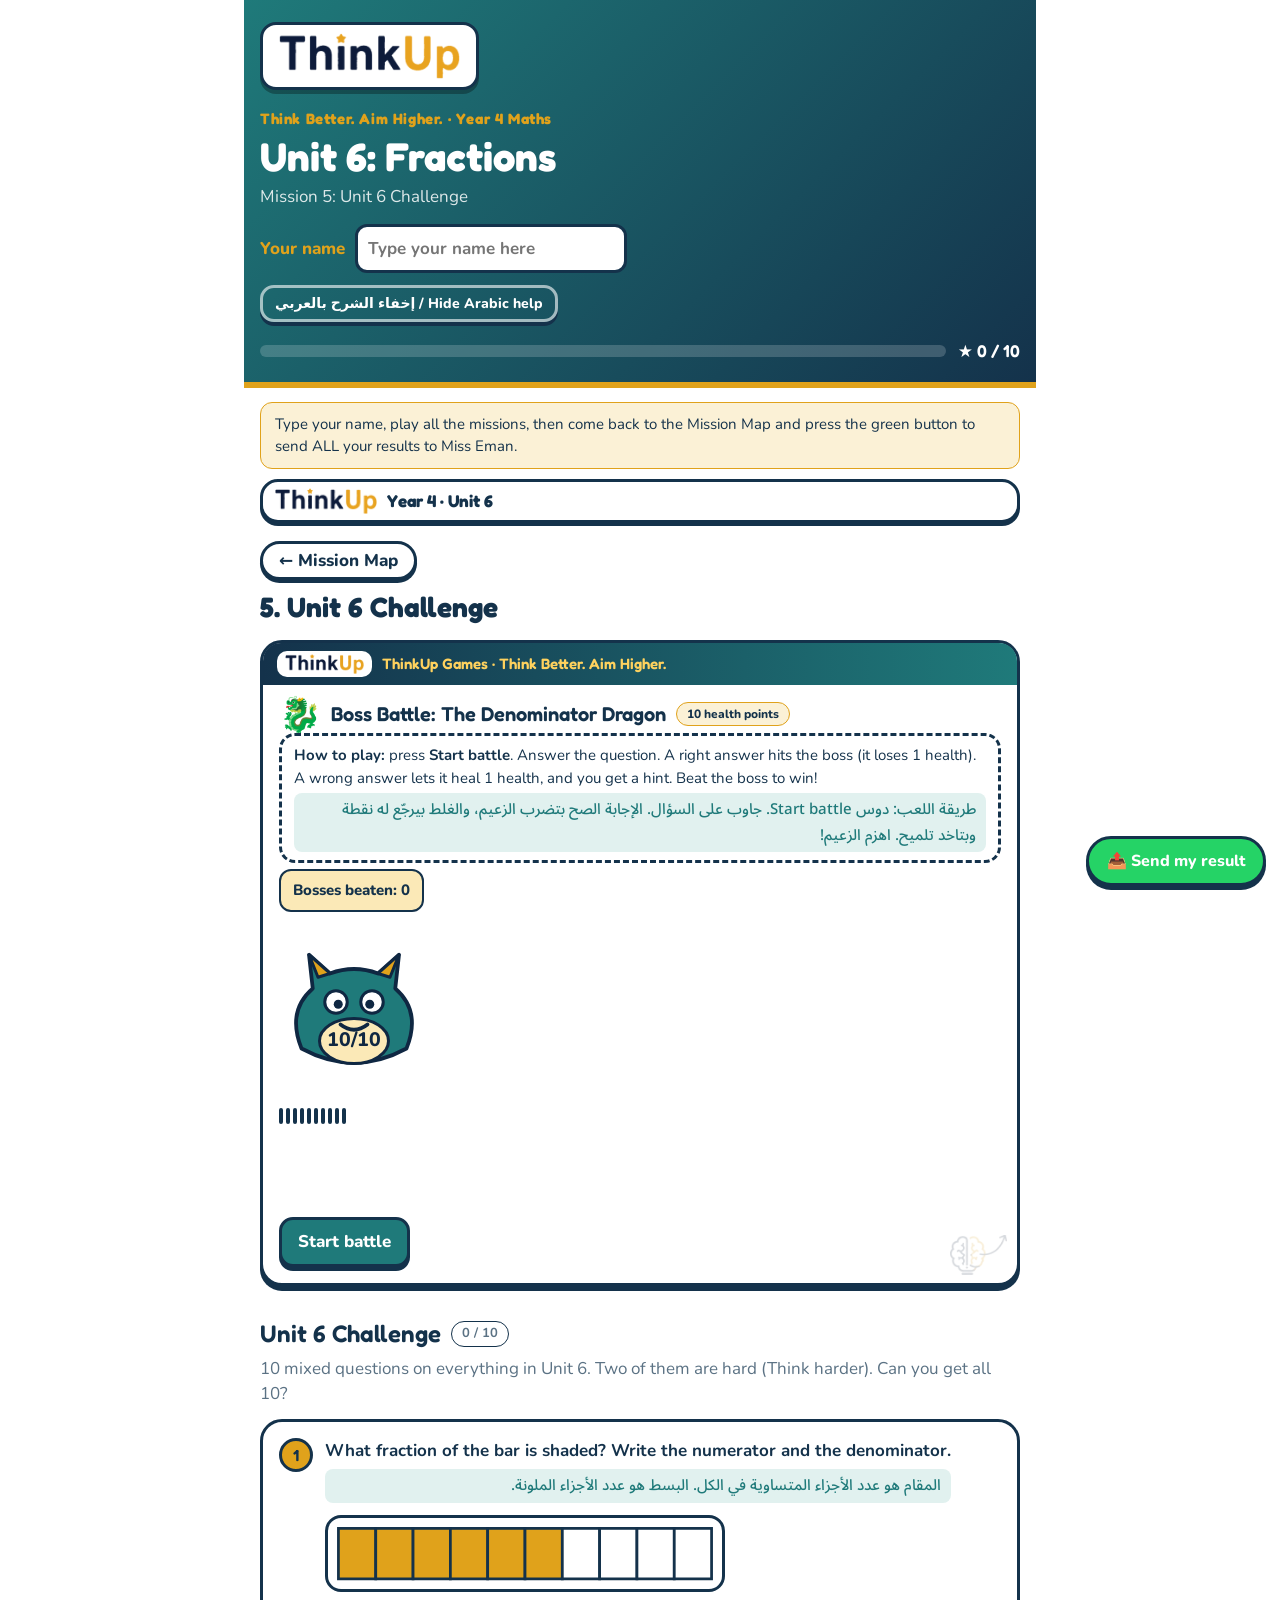
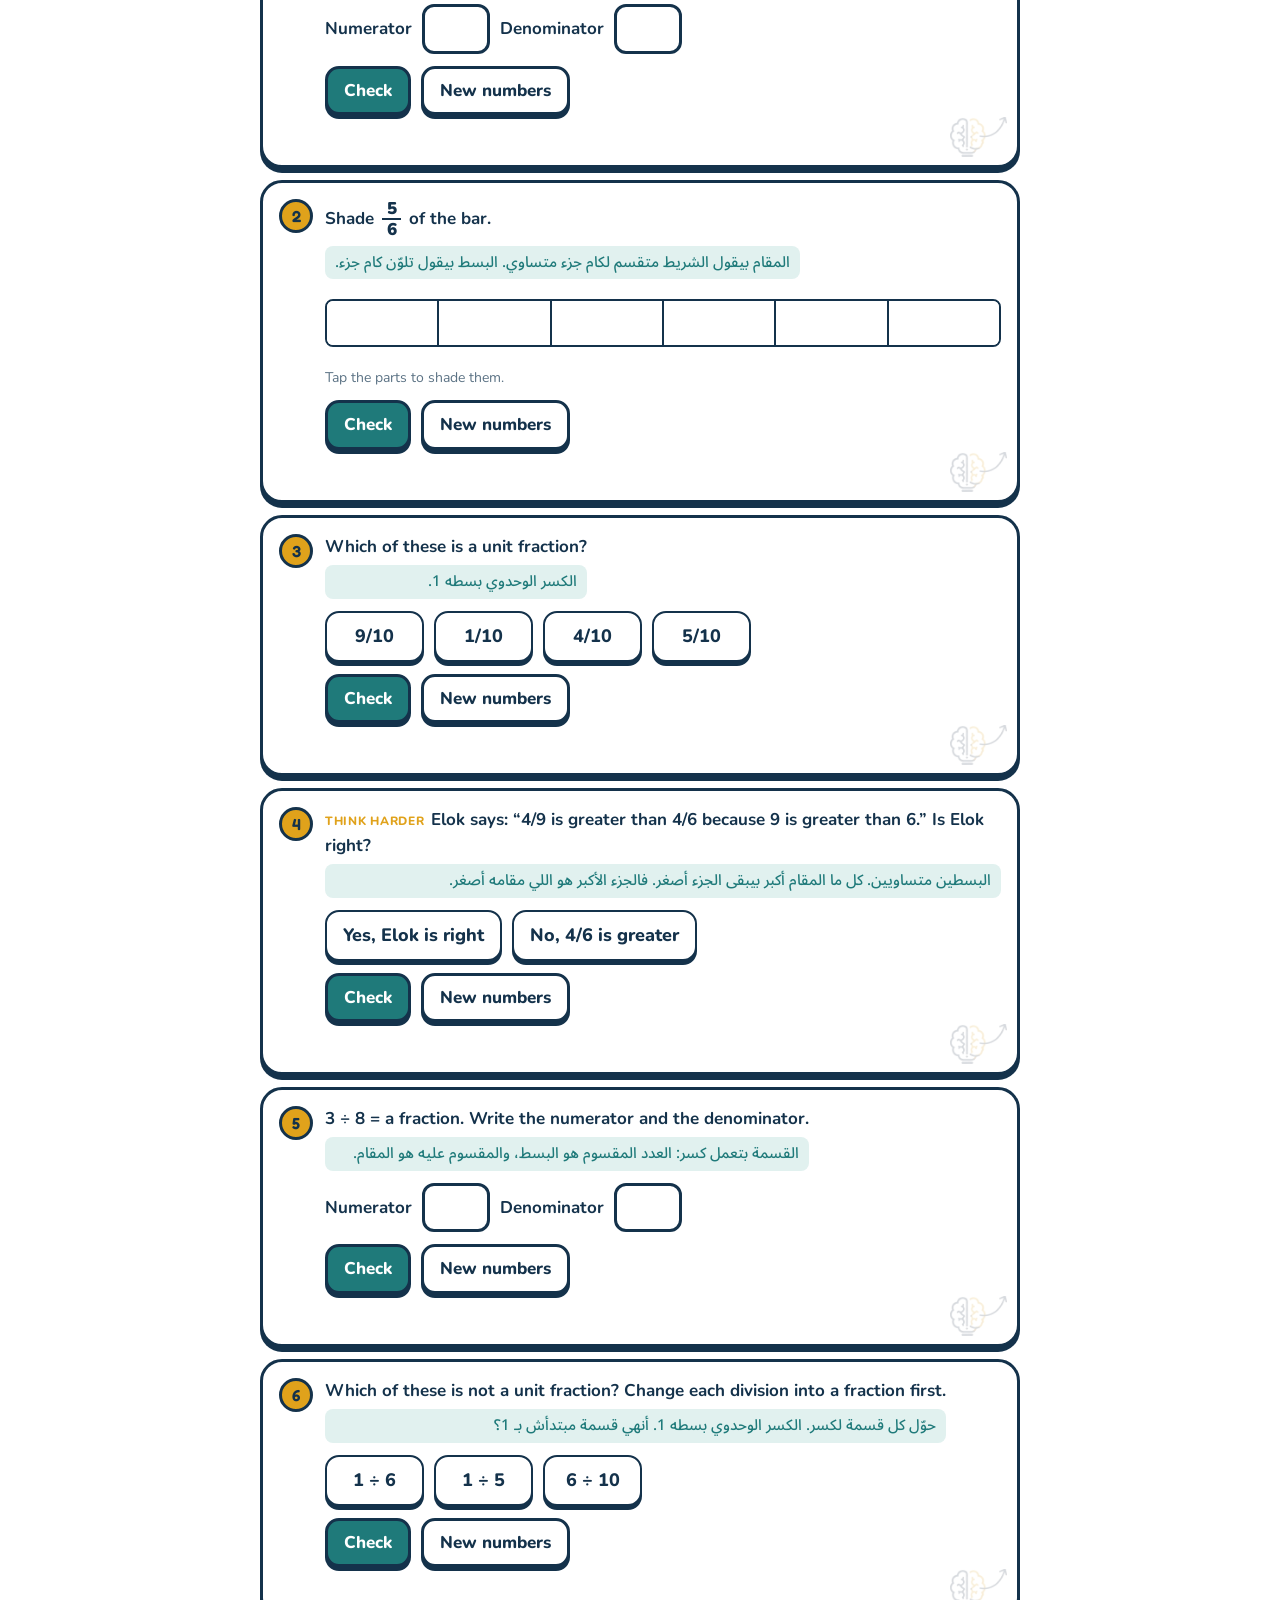
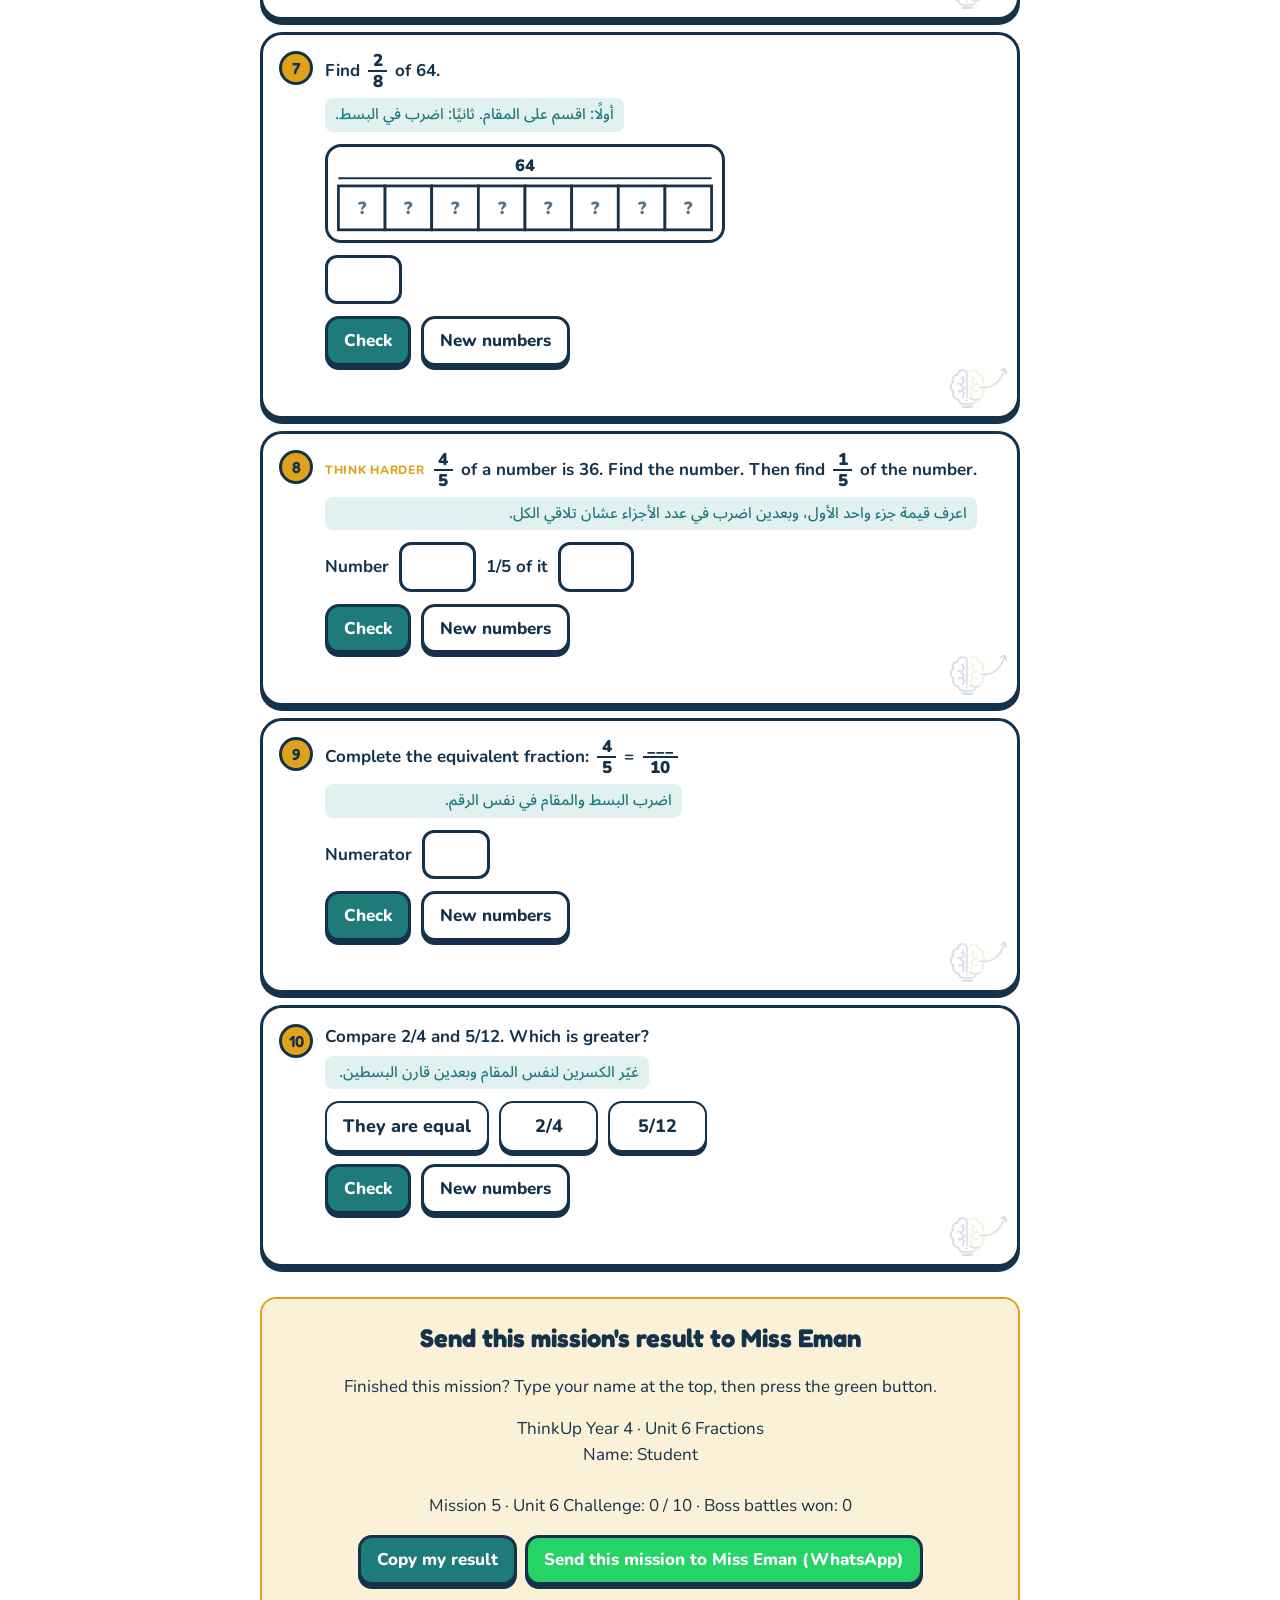
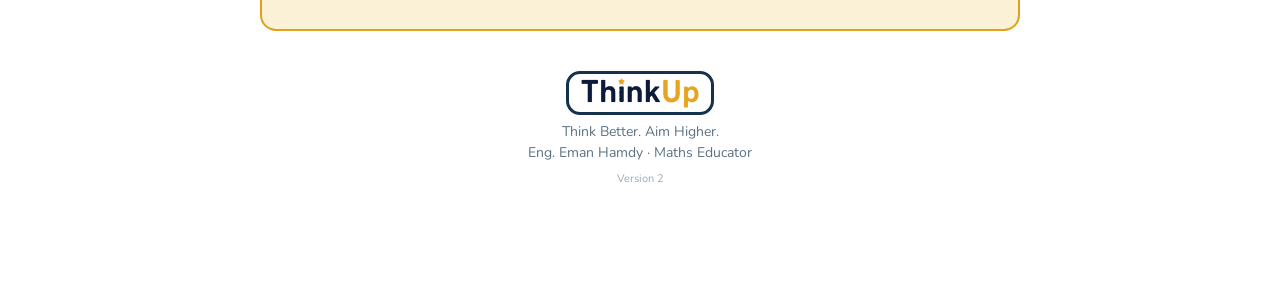
<file: mission-5.html>
<!doctype html>
<html lang="en"><head><meta charset="utf-8"><meta name="viewport" content="width=device-width,initial-scale=1,viewport-fit=cover">
<title>ThinkUp Year 4 Unit 6 Fractions</title>
<link rel="stylesheet" href="https://fonts.googleapis.com/css2?family=Fredoka:wght@500;600;700&family=Nunito:wght@400;600;700;800&family=Noto+Sans+Arabic:wght@500;700&display=swap">
<link rel="stylesheet" href="style.css"></head><body data-page="m5">
<div class="wrap">
<header><div class="in">
  <div class="tulogo"><img alt="ThinkUp" src="logo.png"></div><div class="brand">Think Better. Aim Higher. · Year 4 Maths</div>
  <h1>Unit 6: Fractions</h1>
  <p>Solve each question, then press <b>Check</b>. Wrong? Read the hint and try again. Tap cards and buttons to build your answers.</p>
  <div class="namebox"><label for="nm">Your name</label><input type="text" id="nm" maxlength="30" placeholder="Type your name here" autocomplete="off"></div>
  <div class="artog"><button type="button" id="artog">إخفاء الشرح بالعربي / Hide Arabic help</button></div>
  <div class="prog"><div class="bar"><i id="barfill"></i></div><div class="score" id="score">★ 0 / 0</div></div>
</div></header>
<nav id="nav" aria-label="Sections"></nav>
<div class="note" id="savenote" hidden></div>
<section id="sec-games"><h2>Games <small>play and learn</small></h2><p class="sub">Move the hands yourself, race the clock and match the times.</p><div class="games" id="games"></div></section>
<main id="main"></main>
<div class="win" id="resultcard"><h2>Send all my results to Miss Eman</h2><p>Finished the missions? Type your name at the top, then press the green button. All your results are sent in one message.</p><p id="resulttext" style="white-space:pre-line"></p><button type="button" id="copyres">Copy all my results</button><a class="wa" id="wa" href="#" target="_blank" rel="noopener">Send ALL results to Miss Eman (WhatsApp)</a><div class="fb info" id="copyfb"></div></div>
<div class="tb" id="teacher" hidden><h2>Teacher board</h2><p class="hint">Only you can see this. It lists the children who opened the page signed in and played.</p><div class="tbl"><table id="ttab"><thead><tr><th>Name</th><th>Questions</th><th>Time Race best</th><th>Memory moves</th><th>Drag rounds</th><th>Updated</th></tr></thead><tbody></tbody></table></div></div>
<div class="win" id="win"><h2>Mission complete! ★</h2><p>You finished every question in this mission. Show your teacher this screen.</p></div>
<footer><div class="tfoot"><img alt="ThinkUp" src="logo.png"><div>Think Better. Aim Higher.<br>Eng. Eman Hamdy · Maths Educator</div></div></footer>
</div>

<script src="app.js"></script>
</body></html>
</file>
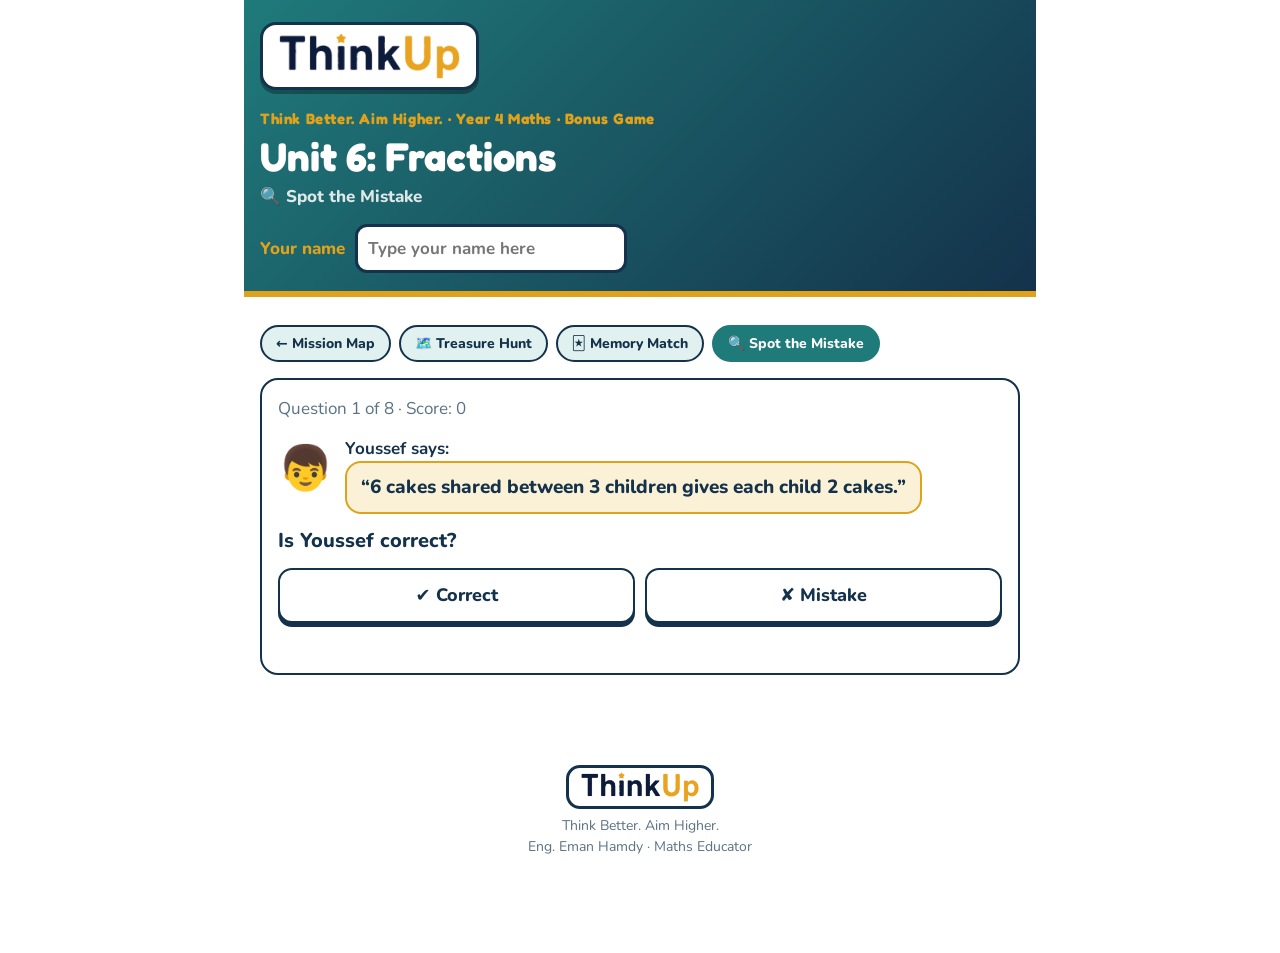
<file: mistake.html>
<!doctype html>
<html lang="en"><head><meta charset="utf-8"><meta name="viewport" content="width=device-width,initial-scale=1,viewport-fit=cover">
<title>ThinkUp Year 4 Unit 6 Bonus Game</title>
<link rel="stylesheet" href="https://fonts.googleapis.com/css2?family=Fredoka:wght@500;600;700&family=Nunito:wght@400;600;700;800&family=Noto+Sans+Arabic:wght@500;700&display=swap">
<link rel="stylesheet" href="style.css"><link rel="stylesheet" href="bonus.css"></head><body data-bonus="mistake">
<div class="wrap">
<header><div class="in">
  <div class="tulogo"><img alt="ThinkUp" src="logo.png"></div><div class="brand">Think Better. Aim Higher. · Year 4 Maths · Bonus Game</div>
  <h1 id="h1"></h1><p id="gname" style="font-weight:800;margin:4px 0"></p>
  <div class="namebox"><label for="nm">Your name</label><input type="text" id="nm" maxlength="30" placeholder="Type your name here" autocomplete="off"></div>
</div></header>
<div class="bn"><div id="app"></div></div>
<footer><div class="tfoot"><img alt="ThinkUp" src="logo.png"><div>Think Better. Aim Higher.<br>Eng. Eman Hamdy · Maths Educator</div></div></footer>
</div>
<script src="bonus-data.js"></script><script src="bonus.js"></script>
</body></html>
</file>
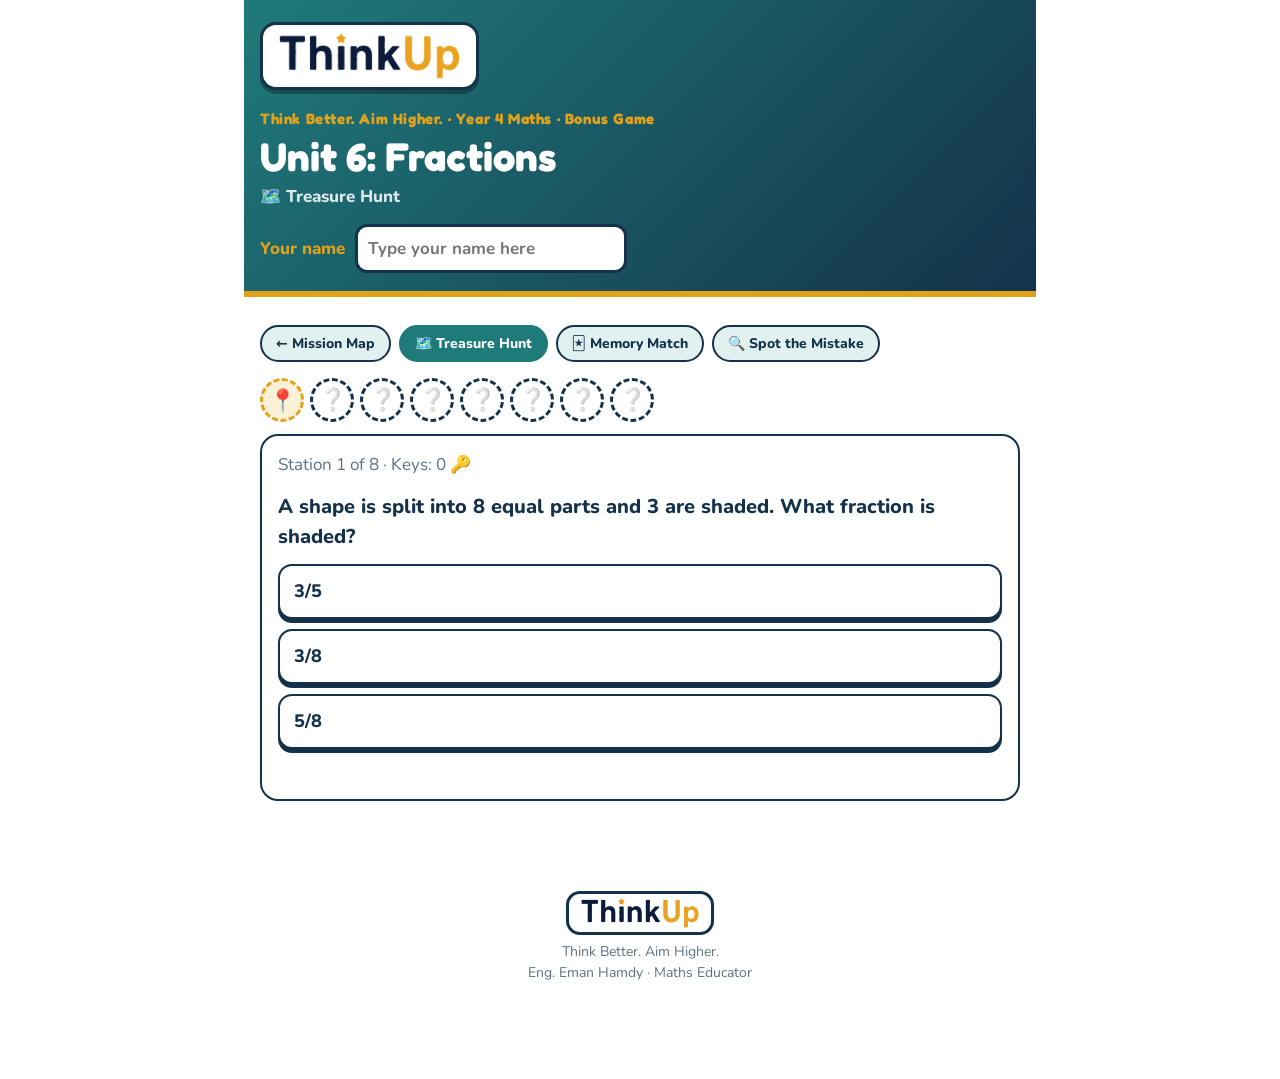
<file: treasure.html>
<!doctype html>
<html lang="en"><head><meta charset="utf-8"><meta name="viewport" content="width=device-width,initial-scale=1,viewport-fit=cover">
<title>ThinkUp Year 4 Unit 6 Bonus Game</title>
<link rel="stylesheet" href="https://fonts.googleapis.com/css2?family=Fredoka:wght@500;600;700&family=Nunito:wght@400;600;700;800&family=Noto+Sans+Arabic:wght@500;700&display=swap">
<link rel="stylesheet" href="style.css"><link rel="stylesheet" href="bonus.css"></head><body data-bonus="treasure">
<div class="wrap">
<header><div class="in">
  <div class="tulogo"><img alt="ThinkUp" src="logo.png"></div><div class="brand">Think Better. Aim Higher. · Year 4 Maths · Bonus Game</div>
  <h1 id="h1"></h1><p id="gname" style="font-weight:800;margin:4px 0"></p>
  <div class="namebox"><label for="nm">Your name</label><input type="text" id="nm" maxlength="30" placeholder="Type your name here" autocomplete="off"></div>
</div></header>
<div class="bn"><div id="app"></div></div>
<footer><div class="tfoot"><img alt="ThinkUp" src="logo.png"><div>Think Better. Aim Higher.<br>Eng. Eman Hamdy · Maths Educator</div></div></footer>
</div>
<script src="bonus-data.js"></script><script src="bonus.js"></script>
</body></html>
</file>
<file: style.css>
/* Layout: a calm worksheet-like column. Navy header, section chips, one card per question, big friendly feedback. */
:root{
  --bg:#F3F8F8; --card:#FFFFFF; --ink:#14324B; --muted:#5B7284; --line:#D3E2E4;
  --teal:#1F7A7A; --teal-soft:#E1F1EF; --gold:#E0A21B; --gold-soft:#FBF1D6;
  --good:#1E8A4C; --good-soft:#DDF3E6; --bad:#B8402F; --bad-soft:#FBE4DF;
  --face:#FFFFFF; --tick:#14324B; --hand-h:#14324B; --hand-m:#C8452F;
  --head:#14324B; --head-ink:#FFFFFF;
  --display:'Fredoka','Trebuchet MS',system-ui,sans-serif; --body:'Nunito','Segoe UI',system-ui,sans-serif;
}
@media (prefers-color-scheme: dark){:root:not([data-theme="light"]){
  --bg:#0E1B26; --card:#162736; --ink:#E7F0F3; --muted:#9DB3C0; --line:#28414F;
  --teal:#58C2B9; --teal-soft:#16373A; --gold:#F0B83A; --gold-soft:#3A3014;
  --good:#5ED08C; --good-soft:#15372A; --bad:#F08C7C; --bad-soft:#3F2420;
  --face:#1C3243; --tick:#DCE9EE; --hand-h:#E7F0F3; --hand-m:#F08C7C; --head:#0A141D; --head-ink:#FFFFFF; color-scheme:dark}}
:root[data-theme="dark"]{
  --bg:#0E1B26; --card:#162736; --ink:#E7F0F3; --muted:#9DB3C0; --line:#28414F;
  --teal:#58C2B9; --teal-soft:#16373A; --gold:#F0B83A; --gold-soft:#3A3014;
  --good:#5ED08C; --good-soft:#15372A; --bad:#F08C7C; --bad-soft:#3F2420;
  --face:#1C3243; --tick:#DCE9EE; --hand-h:#E7F0F3; --hand-m:#F08C7C; --head:#0A141D; --head-ink:#FFFFFF; color-scheme:dark}
*{box-sizing:border-box}
body{background:var(--bg);color:var(--ink);font-family:var(--body);font-size:17px;line-height:1.5;margin:0;
  padding-left:max(16px,env(safe-area-inset-left,0px));padding-right:max(16px,env(safe-area-inset-right,0px));padding-block:0 48px}
.wrap{max-width:760px;margin:0 auto}
header{background:var(--head);color:var(--head-ink);margin:0 calc(-1*max(16px,env(safe-area-inset-left,0px)));padding:22px max(16px,env(safe-area-inset-left,0px)) 18px}
header .in{max-width:760px;margin:0 auto}
.brand{font-family:var(--display);font-weight:700;font-size:15px;letter-spacing:.04em;color:var(--gold)}
h1{font-family:var(--display);font-weight:700;font-size:clamp(28px,6vw,40px);line-height:1.1;margin:4px 0 6px;text-wrap:balance}
header p{margin:0;opacity:.85;max-width:52ch}
.prog{display:flex;align-items:center;gap:12px;margin-top:16px}
.bar{flex:1;height:12px;border-radius:99px;background:rgba(255,255,255,.18);overflow:hidden}
.bar i{display:block;height:100%;width:0;background:var(--gold);border-radius:99px;transition:width .4s}
.score{font-family:var(--display);font-weight:600;white-space:nowrap}
nav{display:flex;gap:8px;flex-wrap:wrap;margin:18px 0 6px}
nav a{font-weight:700;font-size:14px;text-decoration:none;color:var(--teal);background:var(--teal-soft);padding:7px 13px;border-radius:99px;border:1.5px solid transparent}
nav a:hover,nav a:focus-visible{border-color:var(--teal);outline:none}
nav a.done{background:var(--good-soft);color:var(--good)}
section{margin-top:30px}
section>h2{font-family:var(--display);font-weight:600;font-size:24px;margin:0 0 4px;display:flex;align-items:center;gap:10px}
section>h2 small{font-family:var(--body);font-size:13px;font-weight:700;color:var(--muted);background:var(--card);border:1px solid var(--line);border-radius:99px;padding:2px 10px}
section>p.sub{margin:0 0 12px;color:var(--muted)}
.q{background:var(--card);border:1.5px solid var(--line);border-radius:14px;padding:16px 16px 14px;margin-top:12px;min-width:0}
.q.ok{border-color:var(--good)}
.qh{display:flex;gap:12px;align-items:flex-start}
.num{flex:none;width:34px;height:34px;border-radius:50%;background:var(--teal);color:#fff;font-family:var(--display);font-weight:600;display:grid;place-items:center;font-size:16px}
.q.ok .num{background:var(--good)}
.prompt{font-weight:700;min-width:0}
.prompt .tag{display:inline-block;font-size:12px;font-weight:800;letter-spacing:.06em;text-transform:uppercase;color:var(--gold);margin-right:6px}
.body{margin:12px 0 0 46px;display:flex;flex-direction:column;gap:12px;min-width:0}
.row{display:flex;flex-wrap:wrap;gap:10px;align-items:center}
.row label{font-weight:700}
input[type=text]{font:inherit;font-weight:700;width:6.2em;padding:9px 10px;border-radius:10px;border:2px solid var(--line);background:var(--bg);color:var(--ink);text-align:center}
input[type=text]:focus-visible{outline:none;border-color:var(--teal)}
input[type=text][disabled]{opacity:.8}
button{font:inherit;font-weight:800;cursor:pointer;border-radius:10px;border:2px solid var(--teal);background:var(--teal);color:#fff;padding:9px 16px}
button.ghost{background:transparent;color:var(--teal)}
button:focus-visible{outline:3px solid var(--gold);outline-offset:2px}
button[disabled]{opacity:.5;cursor:default}
.opts{display:flex;flex-wrap:wrap;gap:10px}
.opt{background:var(--bg);color:var(--ink);border:2px solid var(--line);padding:10px 16px;min-width:5.5em}
.opt.sel{border-color:var(--teal);background:var(--teal-soft);color:var(--ink)}
.opt.right{border-color:var(--good);background:var(--good-soft)}
.fb{min-height:1.4em;font-weight:700}
.fb.good{color:var(--good)}.fb.bad{color:var(--bad)}.fb.info{color:var(--muted)}
.clocks{display:flex;flex-wrap:wrap;gap:14px;align-items:flex-end}
.cw{display:flex;flex-direction:column;align-items:center;gap:2px;font-weight:800;color:var(--muted);font-size:14px}
svg.clock{width:132px;height:132px;display:block}
svg.clock.big{width:164px;height:164px}
.face{fill:var(--face);stroke:var(--tick);stroke-width:3}
.tk{stroke:var(--tick);stroke-linecap:round}
.nm{fill:var(--tick);font-family:var(--display);font-weight:600;font-size:17px;text-anchor:middle;dominant-baseline:central}
.hh{stroke:var(--hand-h);stroke-width:7;stroke-linecap:round}
.mh{stroke:var(--hand-m);stroke-width:4.5;stroke-linecap:round}
.pin{fill:var(--tick)}
.stepper{display:flex;align-items:center;gap:8px}
.stepper b{min-width:2.4ch;text-align:center;font-family:var(--display);font-size:20px}
.stepper button{padding:4px 12px;font-size:20px;line-height:1.1}
.cur{font-family:var(--display);font-weight:600;font-size:20px;color:var(--teal)}
.tbl{overflow-x:auto;max-width:100%}
table{border-collapse:collapse;font-size:15px}
th,td{border:1.5px solid var(--line);padding:6px 12px;text-align:center;white-space:nowrap}
th{background:var(--teal-soft);color:var(--ink)}
td.w{font-weight:800;background:var(--gold-soft)}
.cal td{width:2.4em;height:2.2em;padding:2px}
.again{align-self:flex-start}
footer{margin-top:40px;color:var(--muted);font-size:14px;text-align:center}
.win{display:none;margin-top:30px;background:var(--gold-soft);border:2px solid var(--gold);border-radius:16px;padding:20px;text-align:center}
.win h2{font-family:var(--display);margin:0 0 4px}
.win.show{display:block}
@media (max-width:520px){.body{margin-left:0}.qh{align-items:center}}
@media (prefers-reduced-motion:reduce){.bar i{transition:none}}

.namebox{display:flex;flex-wrap:wrap;gap:10px;align-items:center;margin-top:14px}
.namebox label{font-weight:800;color:var(--gold)}
.namebox input{width:min(16em,100%);background:rgba(255,255,255,.95);color:#14324B;border-color:transparent;text-align:left}
.games{display:grid;gap:14px;margin-top:12px}
.g{background:var(--card);border:1.5px solid var(--line);border-radius:16px;padding:16px;min-width:0}
.g h3{font-family:var(--display);font-weight:600;font-size:20px;margin:0 0 2px;display:flex;gap:10px;align-items:center;flex-wrap:wrap}
.g h3 .pill{font-family:var(--body);font-size:12px;font-weight:800;background:var(--gold-soft);color:var(--ink);border:1px solid var(--gold);border-radius:99px;padding:2px 10px}
.g p{margin:0 0 10px;color:var(--muted)}
.gbody{display:flex;flex-direction:column;gap:12px;align-items:flex-start}
.big{font-family:var(--display);font-size:30px;font-weight:700;color:var(--teal);letter-spacing:.02em}
.timer{height:10px;border-radius:99px;background:var(--line);overflow:hidden;align-self:stretch;max-width:360px}
.timer i{display:block;height:100%;width:100%;background:var(--gold);transform-origin:left;transition:width .25s linear}
.mem{display:grid;grid-template-columns:repeat(4,minmax(0,1fr));gap:8px;width:min(100%,420px)}
.card{aspect-ratio:1/1;border-radius:12px;border:2px solid var(--line);background:var(--teal);color:#fff;display:grid;place-items:center;padding:4px;cursor:pointer;font-family:var(--display);font-weight:600;font-size:20px;min-width:0}
.card.up{background:var(--bg);color:var(--ink);cursor:default}
.card.up svg.clock{width:100%;height:auto}
.card.gone{background:var(--good-soft);border-color:var(--good);color:var(--good);cursor:default}
.card .apl{font-size:11px;font-family:var(--body);font-weight:800;color:var(--muted)}
.card .qm{font-size:26px}
.shake{animation:shk .25s}
@keyframes shk{25%{transform:translateX(-6px)}75%{transform:translateX(6px)}}
svg.drag{touch-action:none;cursor:grab;user-select:none;-webkit-user-select:none}
svg.drag .handle{fill:var(--gold);stroke:var(--tick);stroke-width:2}
.hint{font-size:14px;color:var(--muted)}
.tb{margin-top:30px;background:var(--card);border:2px dashed var(--teal);border-radius:16px;padding:16px}
.tb h2{font-family:var(--display);margin:0 0 4px}
.note{background:var(--gold-soft);border:1.5px solid var(--gold);border-radius:12px;padding:10px 14px;font-size:15px;margin-top:14px}
@media (prefers-reduced-motion:reduce){.shake{animation:none}.timer i{transition:none}}
.ar{margin:6px 0 0;font-family:'Noto Sans Arabic','Segoe UI',Tahoma,sans-serif;font-weight:500;font-size:15px;line-height:1.7;color:var(--teal);direction:rtl;text-align:right;background:var(--teal-soft);border-radius:8px;padding:4px 10px}
body.noar .ar{display:none}
.artog{margin-top:12px}.artog button{background:transparent;color:#fff;border-color:rgba(255,255,255,.6);padding:5px 12px;font-size:14px}
.handle.hh2{fill:var(--teal)}
svg.night .face{fill:var(--night)}
:root{--night:#DDE7F6}
@media (prefers-color-scheme: dark){:root:not([data-theme="light"]){--night:#0F2236}}
:root[data-theme="dark"]{--night:#0F2236}

.maplist{display:grid;gap:12px;margin-top:18px}
.mc{display:flex;gap:14px;align-items:center;border:2px solid var(--teal);border-radius:18px;padding:14px 16px;background:var(--card);color:var(--ink);text-decoration:none;min-width:0}
.mc.final{border-color:var(--gold)}
.mc .no{flex:none;width:44px;height:44px;border-radius:50%;background:var(--teal);color:#fff;display:grid;place-items:center;font-family:var(--display);font-weight:700;font-size:20px}
.mc.final .no{background:var(--gold);color:#14324B}
.mc .tx{flex:1;min-width:0}.mc b{display:block;font-family:var(--display);font-size:20px;font-weight:600;line-height:1.2}
.mc .tg{display:block;font-size:12px;font-weight:800;letter-spacing:.05em;color:var(--teal);margin-top:2px}.mc.final .tg{color:var(--gold)}
.mc .ds{display:block;font-size:14px;color:var(--muted);margin-top:2px}
.mc .go{flex:none;background:var(--teal);color:#fff;font-weight:800;border-radius:10px;padding:9px 16px;font-size:15px}
.mc.final .go{background:var(--gold);color:#14324B}
.mc .st{display:block;font-size:13px;font-weight:800;color:var(--good);margin-top:3px}
.mc:hover,.mc:focus-visible{outline:none;box-shadow:0 0 0 3px var(--gold)}
.back{display:inline-block;margin-top:18px;font-weight:800;color:var(--teal);text-decoration:none}
.mission{display:none}.mission.on{display:block}
#mapview.off{display:none}
@media (max-width:520px){.mc{flex-wrap:wrap}.mc .go{margin-left:58px}}

/* ===== Cartoon theme ===== */
:root{--bg:#FFF6D8;--line:#14324B;--ink:#14324B;--card:#fff}
body{background:var(--bg) radial-gradient(circle at 10% 10%,#ffe9a8 0 6%,transparent 6.5%),radial-gradient(circle at 92% 30%,#bfe9ff 0 7%,transparent 7.5%),radial-gradient(circle at 15% 80%,#ffc9d9 0 6%,transparent 6.5%);background-attachment:fixed}
header{background:linear-gradient(135deg,#1F7A7A,#14324B);border-bottom:6px solid var(--gold)}
.q,.g,.tb{border:3px solid #14324B;border-radius:22px;box-shadow:0 5px 0 #14324B}
.q.ok{border-color:var(--good);box-shadow:0 5px 0 var(--good)}
button{border:3px solid #14324B;border-radius:14px;box-shadow:0 4px 0 #14324B;transition:transform .08s,box-shadow .08s}
button:active:not([disabled]){transform:translateY(3px);box-shadow:0 1px 0 #14324B}
button.ghost{background:#fff;color:#14324B}
.opt{background:#fff;font-size:18px}
.num{border:3px solid #14324B;background:var(--gold);color:#14324B}
.q.ok .num{background:var(--good);color:#fff}
input[type=text]{border:3px solid #14324B;border-radius:12px;background:#fff}
.maplist{grid-template-columns:repeat(2,minmax(0,1fr));gap:18px;margin-top:20px}
.mc{display:flex;flex-direction:column;align-items:center;text-align:center;gap:8px;border:4px solid #14324B;border-radius:28px;padding:18px 14px 16px;box-shadow:0 7px 0 #14324B;position:relative;transition:transform .15s}
.mc:nth-child(odd){transform:rotate(-1.2deg)}.mc:nth-child(even){transform:rotate(1.2deg)}
.mc:hover,.mc:focus-visible{transform:translateY(-5px) rotate(0);box-shadow:0 12px 0 #14324B;outline:none}
.mc:nth-child(1){background:#C8F1E4}.mc:nth-child(2){background:#CFE6FF}.mc:nth-child(3){background:#FFD6E3}.mc:nth-child(4){background:#E5DAFF}
.mc.final{grid-column:1/-1;background:linear-gradient(135deg,#FFE27A,#FFB347);border-color:#14324B}
.mc .no{position:absolute;top:-14px;left:-10px;width:40px;height:40px;border:3px solid #14324B;background:#fff;color:#14324B;font-size:20px}
.mc .em{font-size:64px;line-height:1;filter:drop-shadow(0 4px 0 rgba(20,50,75,.25));animation:bob 2.4s ease-in-out infinite}
.mc:nth-child(2) .em{animation-delay:.3s}.mc:nth-child(3) .em{animation-delay:.6s}.mc:nth-child(4) .em{animation-delay:.9s}
@keyframes bob{50%{transform:translateY(-7px) rotate(-4deg)}}
.mc b{font-size:20px}.mc .tg{color:#14324B;opacity:.7}.mc.final .tg{color:#14324B}
.mc .ds{color:#14324B;opacity:.85;font-size:14px}
.mc .go{background:#14324B;color:#fff;font-family:var(--display);font-size:20px;padding:8px 34px;border-radius:99px;margin-top:4px;box-shadow:0 4px 0 rgba(0,0,0,.25)}
.mc.final .go{background:#C8452F}
.mc .st{background:#fff;border:2px solid #14324B;border-radius:99px;padding:1px 10px;color:#14324B}
@media (prefers-reduced-motion:reduce){.mc .em{animation:none}}
.mc{flex-wrap:nowrap!important;justify-content:flex-start}.mc .tx{width:100%;flex:0 1 auto;overflow-wrap:anywhere}.mc .go{margin-left:0!important;margin-top:auto}.mc .tg{font-size:11px}
@media (max-width:420px){.maplist{grid-template-columns:1fr}.mc:nth-child(n){transform:none}}
.back{background:#fff;border:3px solid #14324B;border-radius:99px;padding:4px 16px;box-shadow:0 3px 0 #14324B;color:#14324B}
.mascot{font-size:56px;line-height:1}
.gtip{background:#fff;border:3px dashed #14324B;border-radius:16px;padding:8px 12px;font-size:15px}
.gtip .ar{margin-top:4px}
.big{font-size:34px;background:#FFE27A;border:3px solid #14324B;border-radius:16px;padding:2px 16px;color:#14324B}
.timer{height:18px;border:3px solid #14324B;background:#fff}.timer i{background:#C8452F}
.card{border:3px solid #14324B;border-radius:16px;background:linear-gradient(135deg,#FF8FB1,#FFB347);box-shadow:0 3px 0 #14324B}
.card.up{background:#fff}.card.gone{background:var(--good-soft)}
.wa{display:inline-block;background:#25D366;color:#fff;font-weight:800;text-decoration:none;border:3px solid #14324B;border-radius:14px;padding:9px 16px;box-shadow:0 4px 0 #14324B;margin-left:8px}
.conf{position:fixed;top:-20px;font-size:26px;pointer-events:none;z-index:99;animation:fall 1.6s linear forwards}
@keyframes fall{to{transform:translateY(110vh) rotate(540deg)}}
.tulogo{display:inline-block;background:#fff;border:3px solid #14324B;border-radius:16px;padding:6px 12px;box-shadow:0 4px 0 rgba(0,0,0,.3);margin-bottom:10px}.tulogo img{display:block;height:34px;width:auto}
.tfoot{display:flex;flex-direction:column;align-items:center;gap:6px;margin-top:40px}.tfoot img{height:44px;background:#fff;border:3px solid #14324B;border-radius:14px;padding:4px 12px}
.mhead{display:flex;align-items:center;gap:10px;margin-top:10px;background:#fff;border:3px solid #14324B;border-radius:18px;padding:6px 12px;box-shadow:0 3px 0 #14324B}.mhead img{height:26px}.mhead span{font-family:var(--display);font-weight:700;color:#14324B}

/* ThinkUp identity */
.tulogo{background:#fff;padding:8px 16px}.tulogo img{height:46px}
.gribbon{display:flex;align-items:center;gap:10px;margin:-16px -16px 12px;padding:8px 14px;background:linear-gradient(90deg,#14324B,#1F7A7A);border-radius:18px 18px 0 0;color:#fff;font-family:var(--display);font-weight:600}
.gribbon img{height:26px;background:#fff;border-radius:10px;padding:3px 8px}.gribbon span{color:#FFD25E;font-size:15px}
.q,.g{position:relative}

.q,.g{position:relative}
.q::after,.g::after{content:"";position:absolute;right:10px;bottom:8px;width:58px;height:40px;background:url(brain.png) center/contain no-repeat;opacity:.16;pointer-events:none}

#fsend{position:fixed;right:14px;bottom:14px;z-index:60;background:#25D366;color:#fff;border:3px solid #14324B;border-radius:99px;padding:10px 18px;font-size:16px;box-shadow:0 4px 0 #14324B}

/* Unit 5 components */
.sorter{display:flex;flex-direction:column;gap:10px;align-items:stretch}
.pool{display:flex;flex-wrap:wrap;gap:8px;min-height:48px;padding:8px;border:3px dashed #14324B;border-radius:16px;background:#fff}
.chip{background:#FFE27A;color:#14324B;border:3px solid #14324B;border-radius:12px;padding:5px 12px;font-size:17px;box-shadow:0 3px 0 #14324B}
.chip.sel{background:#C8F1E4;outline:3px solid #C8452F}
.venn{position:relative;width:min(100%,380px);aspect-ratio:360/230;align-self:center}
.venn svg{position:absolute;inset:0;width:100%;height:100%}
.venn .zone{position:absolute;display:flex;flex-wrap:wrap;gap:3px;align-content:center;justify-content:center;border:2px dashed rgba(20,50,75,.3);border-radius:10px;padding:2px;overflow:hidden}
.venn .chip{padding:2px 6px;font-size:13px;border-width:2px;box-shadow:0 2px 0 #14324B}
.outwrap{width:min(100%,380px);align-self:center}.outl{font-weight:800;font-size:13px;color:var(--muted)}
.outwrap .zone{display:flex;flex-wrap:wrap;gap:6px;min-height:46px;border:3px dashed #14324B;border-radius:14px;padding:6px;background:#fff}
.carroll{border-collapse:separate;border-spacing:6px;align-self:center;width:min(100%,420px)}
.carroll th{background:#E1F1EF;border:3px solid #14324B;border-radius:10px;padding:6px 8px;font-size:14px;white-space:normal}
.carroll td{border:3px solid #14324B;border-radius:12px;background:#fff;padding:4px;vertical-align:top;height:84px}
.carroll .zone{display:flex;flex-wrap:wrap;gap:4px;min-height:70px;height:100%}
.zone{cursor:pointer}
svg.tally line{stroke:var(--ink);stroke-width:3;stroke-linecap:round}
.tallybig{background:#fff;border:3px solid #14324B;border-radius:16px;padding:12px 18px;min-height:64px;display:flex;align-items:center}
.tallybig svg{height:44px;width:auto}
.dt td,.dt th{white-space:normal}
.dt td.ic{font-size:24px;text-align:left;letter-spacing:2px}
.half{display:inline-block;width:.55em;overflow:hidden;vertical-align:bottom}
.tb2{display:flex;flex-direction:column;gap:8px}
.trow{display:flex;align-items:center;gap:8px;flex-wrap:wrap}.trow b{min-width:5.5em}
.tn{min-width:2ch;text-align:center;font-family:var(--display);font-weight:700;font-size:20px}
.sm{padding:2px 12px;font-size:20px;line-height:1.2;border-radius:10px}
.chartbox{background:#fff;border:3px solid #14324B;border-radius:16px;padding:6px;max-width:400px}
svg.chart{width:100%;height:auto;display:block}
.bctr{display:flex;flex-wrap:wrap;gap:8px;margin-top:8px}.bc{display:flex;align-items:center;gap:6px;flex-wrap:wrap}

body{padding-bottom:96px!important}
/* unit 1/3 extras */
.colsum{font-family:ui-monospace,Menlo,Consolas,monospace;font-size:22px;font-weight:800;line-height:1.25;background:#fff;border:2.5px solid var(--ink);border-radius:12px;padding:8px 14px;display:inline-block;margin:6px 0;color:var(--ink)}
.opt u{text-decoration-thickness:3px}
.fr{display:inline-flex;flex-direction:column;align-items:center;vertical-align:middle;line-height:1.15;margin:0 .2em;font-weight:900}
.fr i{font-style:normal;padding:0 .25em}.fr i:first-child{border-bottom:2.5px solid currentColor}
.shade{display:flex;gap:0;margin:8px 0;border:2.5px solid var(--ink);border-radius:8px;overflow:hidden;background:#fff}
.shade .cell{flex:1;height:48px;border:0;border-right:2.5px solid var(--ink);background:#fff;border-radius:0;box-shadow:none;padding:0;cursor:pointer}
.shade .cell:last-child{border-right:0}.shade .cell.on{background:#E0A21B}

/* new games */
.bossbox{text-align:center;margin:6px 0}.hp5{display:flex;gap:3px;margin:4px 0 10px}.hp5 i{flex:1;height:16px;border:2px solid var(--ink);border-radius:5px;background:#C8452F}.hp5 i.off{background:#fff}
.bbq{font-weight:800;font-size:18px;margin:6px 0}.winb{font-family:var(--display);font-size:24px;color:#2E8B57}
.mdinfo{font-weight:800;font-size:15px;background:#FBE9B7;border:2.5px solid var(--ink);border-radius:12px;padding:8px 12px;margin:6px 0}
.mdstage{width:100%;margin:8px 0}.mdlog{display:grid;gap:6px;margin:8px 0}.mdlog .item{background:#DDF3E4;border:2.5px solid var(--ink);border-radius:10px;padding:6px 10px;font-size:14px}
.claims{display:grid;grid-template-columns:repeat(auto-fit,minmax(150px,1fr));gap:8px}
.claim{font-family:var(--body);font-weight:800;font-size:16px;color:var(--ink);background:#fff;border:3px solid var(--ink);border-radius:12px;padding:10px;cursor:pointer;text-align:center;box-shadow:0 3px 0 var(--ink)}
.claim.found{background:#CFF0D8;border-color:#2E8B57;box-shadow:none}
.shade{display:flex;margin:8px 0;border:2.5px solid var(--ink);border-radius:8px;overflow:hidden;background:#fff}
.shade .cell{flex:1;height:44px;border:0;border-right:2.5px solid var(--ink);background:#fff;border-radius:0;box-shadow:none;padding:0;cursor:pointer;display:block}.shade .cell:last-child{border-right:0}.shade .cell.on{background:#E0A21B}
.sgrid{display:grid;grid-template-columns:repeat(6,1fr);gap:0;max-width:300px;border:2.5px solid var(--ink);margin:8px 0}
.sgrid .sc{aspect-ratio:1;border:1px solid #9AA9B6;background:#fff;border-radius:0;box-shadow:none;padding:0;cursor:pointer}.sgrid .sc.on{background:#E0A21B;border:1.5px solid var(--ink)}
.fr{display:inline-flex;flex-direction:column;align-items:center;vertical-align:middle;line-height:1.15;margin:0 .2em;font-weight:900}.fr i{font-style:normal;padding:0 .25em}.fr i:first-child{border-bottom:2.5px solid currentColor}

/* fix: shade bars must fill the card width */
.shade{width:100%;box-sizing:border-box;align-self:stretch}
.sgrid{width:100%;box-sizing:border-box}
</file>
<file: bonus.css>
.bn{max-width:760px;margin:0 auto;padding:18px 0 40px}
.bn h2{font-family:var(--display);font-size:26px;margin:6px 0}
.bn .sub{color:var(--muted);margin:0 0 14px}
.bbar{display:flex;gap:8px;flex-wrap:wrap;margin:10px 0 16px}
.bbar a{background:var(--teal-soft);color:var(--ink);text-decoration:none;border:2px solid var(--line);border-radius:999px;padding:6px 14px;font-weight:800;font-size:14px}
.bbar a.on{background:var(--teal);color:#fff;border-color:var(--teal)}
.bcard{background:var(--card);border:2px solid var(--line);border-radius:18px;padding:16px;margin:10px 0}
.bq{font-size:20px;font-weight:800;margin:6px 0 12px}
.bopts{display:grid;gap:10px}
.bopts button,.bbtn{font:inherit;font-weight:800;font-size:18px;padding:12px 14px;border-radius:14px;border:2px solid var(--line);background:var(--card);color:var(--ink);cursor:pointer;text-align:left}
.bopts button:hover,.bbtn:hover{border-color:var(--teal)}
.bbtn.pri{background:var(--teal);color:#fff;border-color:var(--teal)}
.bopts button.ok,.bbtn.ok{background:var(--good-soft);border-color:var(--good)}
.bopts button.no,.bbtn.no{background:var(--bad-soft);border-color:var(--bad)}
.bfb{margin-top:10px;font-weight:700;min-height:24px}
.bfb.g{color:var(--good)}.bfb.b{color:var(--bad)}
.path{display:flex;gap:6px;flex-wrap:wrap;margin:8px 0 12px}
.stn{width:44px;height:44px;border-radius:50%;display:grid;place-items:center;font-size:22px;border:3px dashed var(--line);background:var(--card)}
.stn.cur{border-color:var(--gold);background:var(--gold-soft)}
.stn.done{border-style:solid;border-color:var(--good);background:var(--good-soft)}
.chest{font-size:64px;text-align:center}
.mgrid{display:grid;grid-template-columns:repeat(4,1fr);gap:8px}
.mc{min-height:84px;border-radius:14px;border:2px solid var(--line);background:var(--teal);color:#fff;font:inherit;font-weight:800;font-size:14px;padding:6px;cursor:pointer;display:grid;place-items:center;line-height:1.2}
.mc.up{background:var(--card);color:var(--ink)}
.mc.got{background:var(--good-soft);color:var(--ink);border-color:var(--good)}
@media(max-width:520px){.mgrid{grid-template-columns:repeat(3,1fr)}.mc{font-size:13px}}
.say{display:flex;gap:12px;align-items:flex-start}
.face{font-size:44px}
.bubble{background:var(--gold-soft);border:2px solid var(--gold);border-radius:16px;padding:10px 14px;font-weight:800;font-size:19px}
.yn{display:flex;gap:10px;margin-top:12px;flex-wrap:wrap}
.yn .bbtn{flex:1;text-align:center}
.bdone{text-align:center}
.bdone h3{font-family:var(--display);font-size:28px;margin:6px 0}
.bwa{display:inline-block;background:#25D366;color:#fff;text-decoration:none;font-weight:800;border-radius:14px;padding:12px 18px;margin:6px}
.bname{margin:8px 0}.bname input{font:inherit;padding:8px 10px;border:2px solid var(--line);border-radius:10px;background:var(--card);color:var(--ink);width:min(100%,260px)}
.bonusnav{margin:14px 0}.bonusnav h2{font-family:var(--display);font-size:22px;margin:0 0 8px}
.bonusnav .row{display:grid;grid-template-columns:repeat(auto-fit,minmax(200px,1fr));gap:10px}
.bonusnav a{display:block;text-decoration:none;color:var(--ink);background:var(--gold-soft);border:2px solid var(--gold);border-radius:16px;padding:12px 14px;font-weight:800}
.bonusnav a small{display:block;font-weight:600;color:var(--muted)}
</file>
